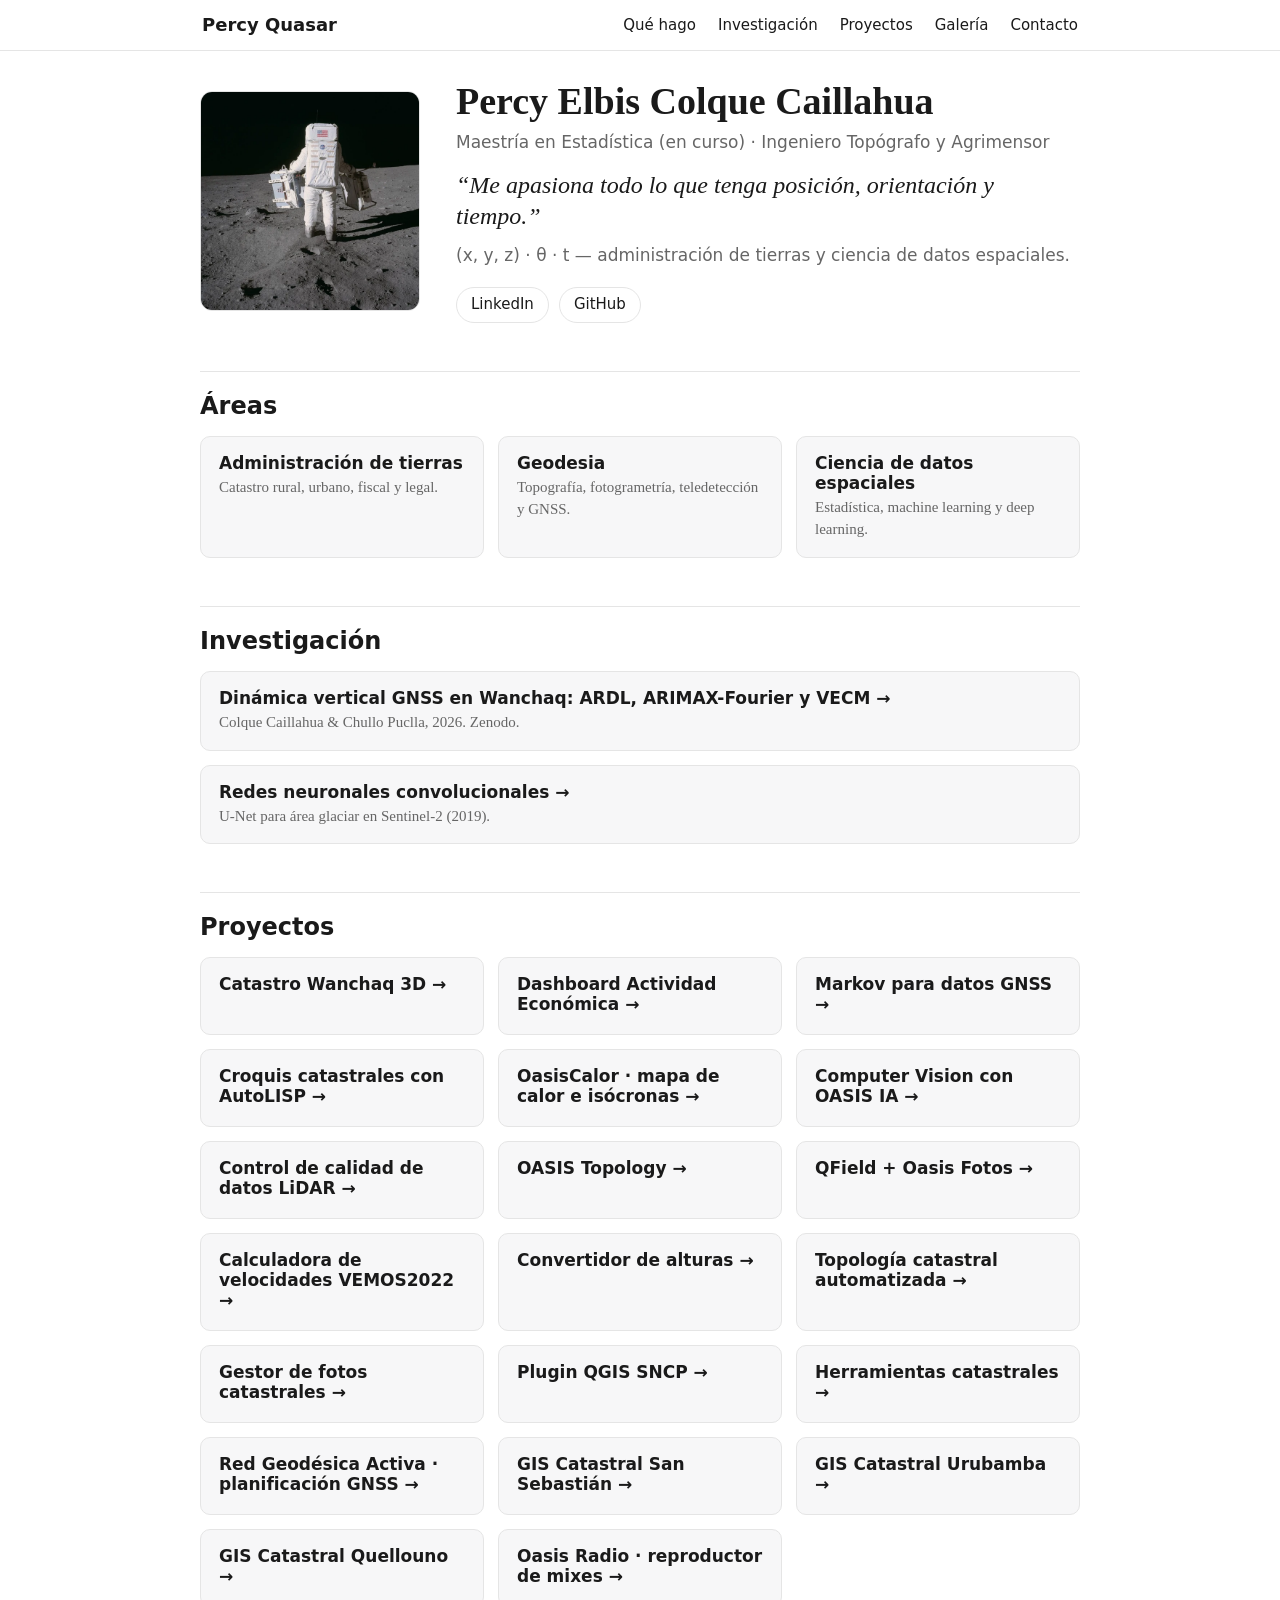
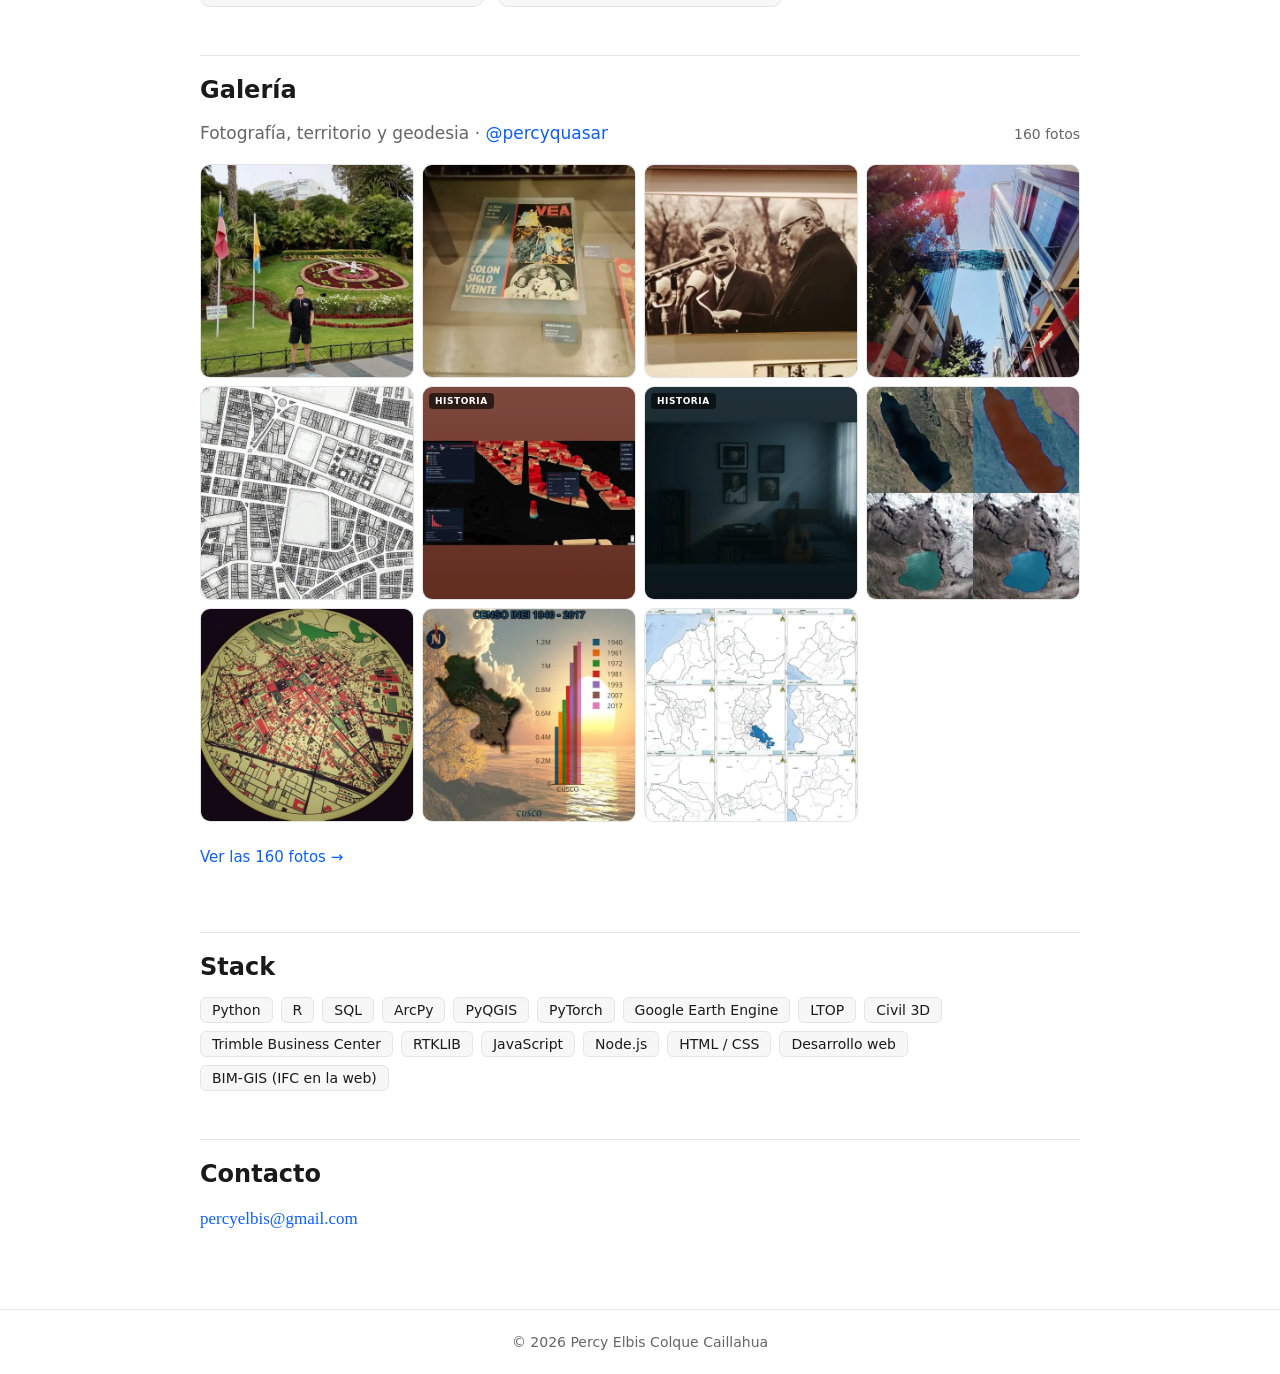
<file: index.html>
<!DOCTYPE html>
<html lang="es">
<head>
<meta charset="utf-8">
<meta name="viewport" content="width=device-width, initial-scale=1, viewport-fit=cover">
<title>Percy Elbis Colque Caillahua — Percy Quasar</title>
<meta name="description" content="Ingeniero Topógrafo y Agrimensor. Catastro, geodesia, geoestadística y software GIS. Galería de fotos de Instagram.">
<meta name="color-scheme" content="light dark">
<link rel="icon" href="assets/avatar.webp">
<link rel="stylesheet" href="assets/site.css">
</head>
<body>
<header><nav>
<b><a href="#top" style="color:inherit">Percy Quasar</a></b>
<div><a href="#hago">Qué hago</a><a href="#investigacion">Investigación</a><a href="#proyectos">Proyectos</a><a href="#galeria">Galería</a><a href="#contacto">Contacto</a></div>
</nav></header>

<main id="top">
<section class="hero">
<img class="avatar" src="assets/avatar.webp" alt="Percy Quasar" width="220" height="220" fetchpriority="high">
<div>
<h1>Percy Elbis Colque Caillahua</h1>
<p class="sub">Maestría en Estadística (en curso) · Ingeniero Topógrafo y Agrimensor</p>
<p class="phrase">“Me apasiona todo lo que tenga posición, orientación y tiempo.”</p>
<p class="sub" style="margin:0">(x, y, z) · θ · t — administración de tierras y ciencia de datos espaciales.</p>
<div class="links">
<a href="https://www.linkedin.com/in/percy-elbis-colque-caillahua" target="_blank" rel="noopener">LinkedIn</a>
<a href="https://github.com/percyelbis" target="_blank" rel="noopener">GitHub</a>
</div>
</div>
</section>

<h2 id="hago">Áreas</h2>
<div class="grid">
<div class="card"><h3>Administración de tierras</h3><p>Catastro rural, urbano, fiscal y legal.</p></div>
<div class="card"><h3>Geodesia</h3><p>Topografía, fotogrametría, teledetección y GNSS.</p></div>
<div class="card"><h3>Ciencia de datos espaciales</h3><p>Estadística, machine learning y deep learning.</p></div>
</div>

<h2 id="investigacion">Investigación</h2>
<a class="card" href="https://doi.org/10.5281/zenodo.20032630" target="_blank" rel="noopener"><h3>Dinámica vertical GNSS en Wanchaq: ARDL, ARIMAX-Fourier y VECM →</h3><p>Colque Caillahua &amp; Chullo Puclla, 2026. Zenodo.</p></a>
<div class="grid" style="margin-top:14px">
<a class="card" href="https://repositorioslatinoamericanos.uchile.cl/handle/2250/3279796" target="_blank" rel="noopener"><h3>Redes neuronales convolucionales →</h3><p>U-Net para área glaciar en Sentinel-2 (2019).</p></a>
</div>

<h2 id="proyectos">Proyectos</h2>
<div class="grid">
<a class="card" href="https://catastrowanchaq.github.io/modelocity3d" target="_blank" rel="noopener"><h3>Catastro Wanchaq 3D →</h3></a>
<a class="card" href="https://catastrowanchaq.github.io/modeloeconomico" target="_blank" rel="noopener"><h3>Dashboard Actividad Económica →</h3></a>
<a class="card" href="https://youtu.be/2Mx1fp9mm10" target="_blank" rel="noopener"><h3>Markov para datos GNSS →</h3></a>
<a class="card" href="https://youtu.be/pgZNIcdccBU" target="_blank" rel="noopener"><h3>Croquis catastrales con AutoLISP →</h3></a>
<a class="card" href="https://youtu.be/P87Uvf0idHo" target="_blank" rel="noopener"><h3>OasisCalor · mapa de calor e isócronas →</h3></a>
<a class="card" href="https://youtu.be/klgdmQDfeRk" target="_blank" rel="noopener"><h3>Computer Vision con OASIS IA →</h3></a>
<a class="card" href="https://www.youtube.com/watch?v=c1KM-blXCE0" target="_blank" rel="noopener"><h3>Control de calidad de datos LiDAR →</h3></a>
<a class="card" href="https://www.youtube.com/watch?v=Ky2Il4GZcIg" target="_blank" rel="noopener"><h3>OASIS Topology →</h3></a>
<a class="card" href="https://www.youtube.com/watch?v=lQH8Cq9Z72s" target="_blank" rel="noopener"><h3>QField + Oasis Fotos →</h3></a>
<a class="card" href="https://youtu.be/p32DeNpDcNg" target="_blank" rel="noopener"><h3>Calculadora de velocidades VEMOS2022 →</h3></a>
<a class="card" href="https://youtu.be/IZv0FxYn1VI" target="_blank" rel="noopener"><h3>Convertidor de alturas →</h3></a>
<a class="card" href="https://youtu.be/XTwPR2n5p9g" target="_blank" rel="noopener"><h3>Topología catastral automatizada →</h3></a>
<a class="card" href="https://youtu.be/g3y4RV1w_TM" target="_blank" rel="noopener"><h3>Gestor de fotos catastrales →</h3></a>
<a class="card" href="https://github.com/percyelbis/SNCP_LAYERS" target="_blank" rel="noopener"><h3>Plugin QGIS SNCP →</h3></a>
<a class="card" href="https://percyelbis.github.io/catastro_tools" target="_blank" rel="noopener"><h3>Herramientas catastrales →</h3></a>
<a class="card" href="https://percyelbis.github.io/gnss_planning" target="_blank" rel="noopener"><h3>Red Geodésica Activa · planificación GNSS →</h3></a>
<a class="card" href="https://catastrosansebastian.github.io" target="_blank" rel="noopener"><h3>GIS Catastral San Sebastián →</h3></a>
<a class="card" href="https://catastrourubamba.github.io" target="_blank" rel="noopener"><h3>GIS Catastral Urubamba →</h3></a>
<a class="card" href="https://catastroquellouno.github.io" target="_blank" rel="noopener"><h3>GIS Catastral Quellouno →</h3></a>
<a class="card" href="https://percyquasar.github.io/oasis/" target="_blank" rel="noopener"><h3>Oasis Radio · reproductor de mixes →</h3></a>
</div>

<h2 id="galeria">Galería</h2>
<div class="gallery-head">
<p class="sub" style="margin:0">Fotografía, territorio y geodesia · <a href="https://instagram.com/percyquasar" target="_blank" rel="noopener">@percyquasar</a></p>
<span class="gallery-count">160 fotos</span>
</div>
<div class="photo-grid compact">
<a class="shot " href="assets/gallery/full/18108779044647917.webp" data-full="assets/gallery/full/18108779044647917.webp" data-date="ene 08, 2026 9:54 am" data-caption=""><img src="assets/gallery/thumb/18108779044647917.webp" alt="Foto · ene 08, 2026 9:54 am" width="480" height="480" loading="lazy" decoding="async"></a>
<a class="shot " href="assets/gallery/full/18551753458008659.webp" data-full="assets/gallery/full/18551753458008659.webp" data-date="ene 07, 2026 5:49 am" data-caption=""><img src="assets/gallery/thumb/18551753458008659.webp" alt="Foto · ene 07, 2026 5:49 am" width="480" height="480" loading="lazy" decoding="async"></a>
<a class="shot " href="assets/gallery/full/18074397689377022.webp" data-full="assets/gallery/full/18074397689377022.webp" data-date="ene 07, 2026 5:49 am" data-caption=""><img src="assets/gallery/thumb/18074397689377022.webp" alt="Foto · ene 07, 2026 5:49 am" width="480" height="480" loading="lazy" decoding="async"></a>
<a class="shot " href="assets/gallery/full/18059685488649960.webp" data-full="assets/gallery/full/18059685488649960.webp" data-date="ene 07, 2026 5:49 am" data-caption=""><img src="assets/gallery/thumb/18059685488649960.webp" alt="Foto · ene 07, 2026 5:49 am" width="480" height="480" loading="lazy" decoding="async"></a>
<a class="shot " href="assets/gallery/full/17855030328585686.webp" data-full="assets/gallery/full/17855030328585686.webp" data-date="dic 13, 2025 6:55 am" data-caption="#cusco #wanchaq"><img src="assets/gallery/thumb/17855030328585686.webp" alt="#cusco #wanchaq" width="480" height="480" loading="lazy" decoding="async"></a>
<a class="shot story " href="assets/gallery/full/18056421713328471.webp" data-full="assets/gallery/full/18056421713328471.webp" data-date="dic 12, 2025 3:35 am" data-caption=""><img src="assets/gallery/thumb/18056421713328471.webp" alt="Foto · dic 12, 2025 3:35 am" width="480" height="480" loading="lazy" decoding="async"></a>
<a class="shot story " href="assets/gallery/full/18363641506081785.webp" data-full="assets/gallery/full/18363641506081785.webp" data-date="nov 04, 2025 3:17 pm" data-caption=""><img src="assets/gallery/thumb/18363641506081785.webp" alt="Foto · nov 04, 2025 3:17 pm" width="480" height="480" loading="lazy" decoding="async"></a>
<a class="shot " href="assets/gallery/full/18169676806302770.webp" data-full="assets/gallery/full/18169676806302770.webp" data-date="abr 16, 2023 2:25 pm" data-caption="Segmentación en imágenes satélitales

#meta #sam #deeplearning"><img src="assets/gallery/thumb/18169676806302770.webp" alt="Segmentación en imágenes satélitales" width="480" height="480" loading="lazy" decoding="async"></a>
<a class="shot " href="assets/gallery/full/18093078433308192.webp" data-full="assets/gallery/full/18093078433308192.webp" data-date="ene 12, 2023 7:28 pm" data-caption="Cusco, Perú
#cusco #peru #prettymaps #maps"><img src="assets/gallery/thumb/18093078433308192.webp" alt="Cusco, Perú" width="480" height="480" loading="lazy" decoding="async"></a>
<a class="shot " href="assets/gallery/full/17921017756646932.webp" data-full="assets/gallery/full/17921017756646932.webp" data-date="may 25, 2021 7:17 pm" data-caption="#maps #qgis"><img src="assets/gallery/thumb/17921017756646932.webp" alt="#maps #qgis" width="480" height="480" loading="lazy" decoding="async"></a>
<a class="shot " href="assets/gallery/full/17865543665175015.webp" data-full="assets/gallery/full/17865543665175015.webp" data-date="dic 09, 2020 5:53 pm" data-caption="Atlas  Perú Version 2
#atlas #qgis #departamentos #maps"><img src="assets/gallery/thumb/17865543665175015.webp" alt="Atlas  Perú Version 2" width="480" height="480" loading="lazy" decoding="async"></a>
</div>
<a class="more-link" href="galeria.html">Ver las 160 fotos →</a>

<h2>Stack</h2>
<div class="tags"><span>Python</span><span>R</span><span>SQL</span><span>ArcPy</span><span>PyQGIS</span><span>PyTorch</span><span>Google Earth Engine</span><span>LTOP</span><span>Civil 3D</span><span>Trimble Business Center</span><span>RTKLIB</span><span>JavaScript</span><span>Node.js</span><span>HTML / CSS</span><span>Desarrollo web</span><span>BIM-GIS (IFC en la web)</span></div>

<h2 id="contacto">Contacto</h2>
<p><a href="mailto:percyelbis@gmail.com">percyelbis@gmail.com</a></p>
</main>
<footer>© 2026 Percy Elbis Colque Caillahua</footer>

<div class="lightbox" id="lightbox" role="dialog" aria-modal="true" aria-label="Visor de fotos" aria-hidden="true">
  <span class="lb-counter" id="lb-counter"></span>
  <button class="lb-btn lb-close" id="lb-close" type="button" aria-label="Cerrar">×</button>
  <button class="lb-btn lb-prev" id="lb-prev" type="button" aria-label="Foto anterior">‹</button>
  <button class="lb-btn lb-next" id="lb-next" type="button" aria-label="Foto siguiente">›</button>
  <figure>
    <img id="lb-img" alt="">
    <figcaption><span class="lb-date" id="lb-date"></span><span class="lb-caption" id="lb-caption"></span></figcaption>
  </figure>
</div>

<script src="assets/gallery.js"></script>
</body>
</html>
</file>
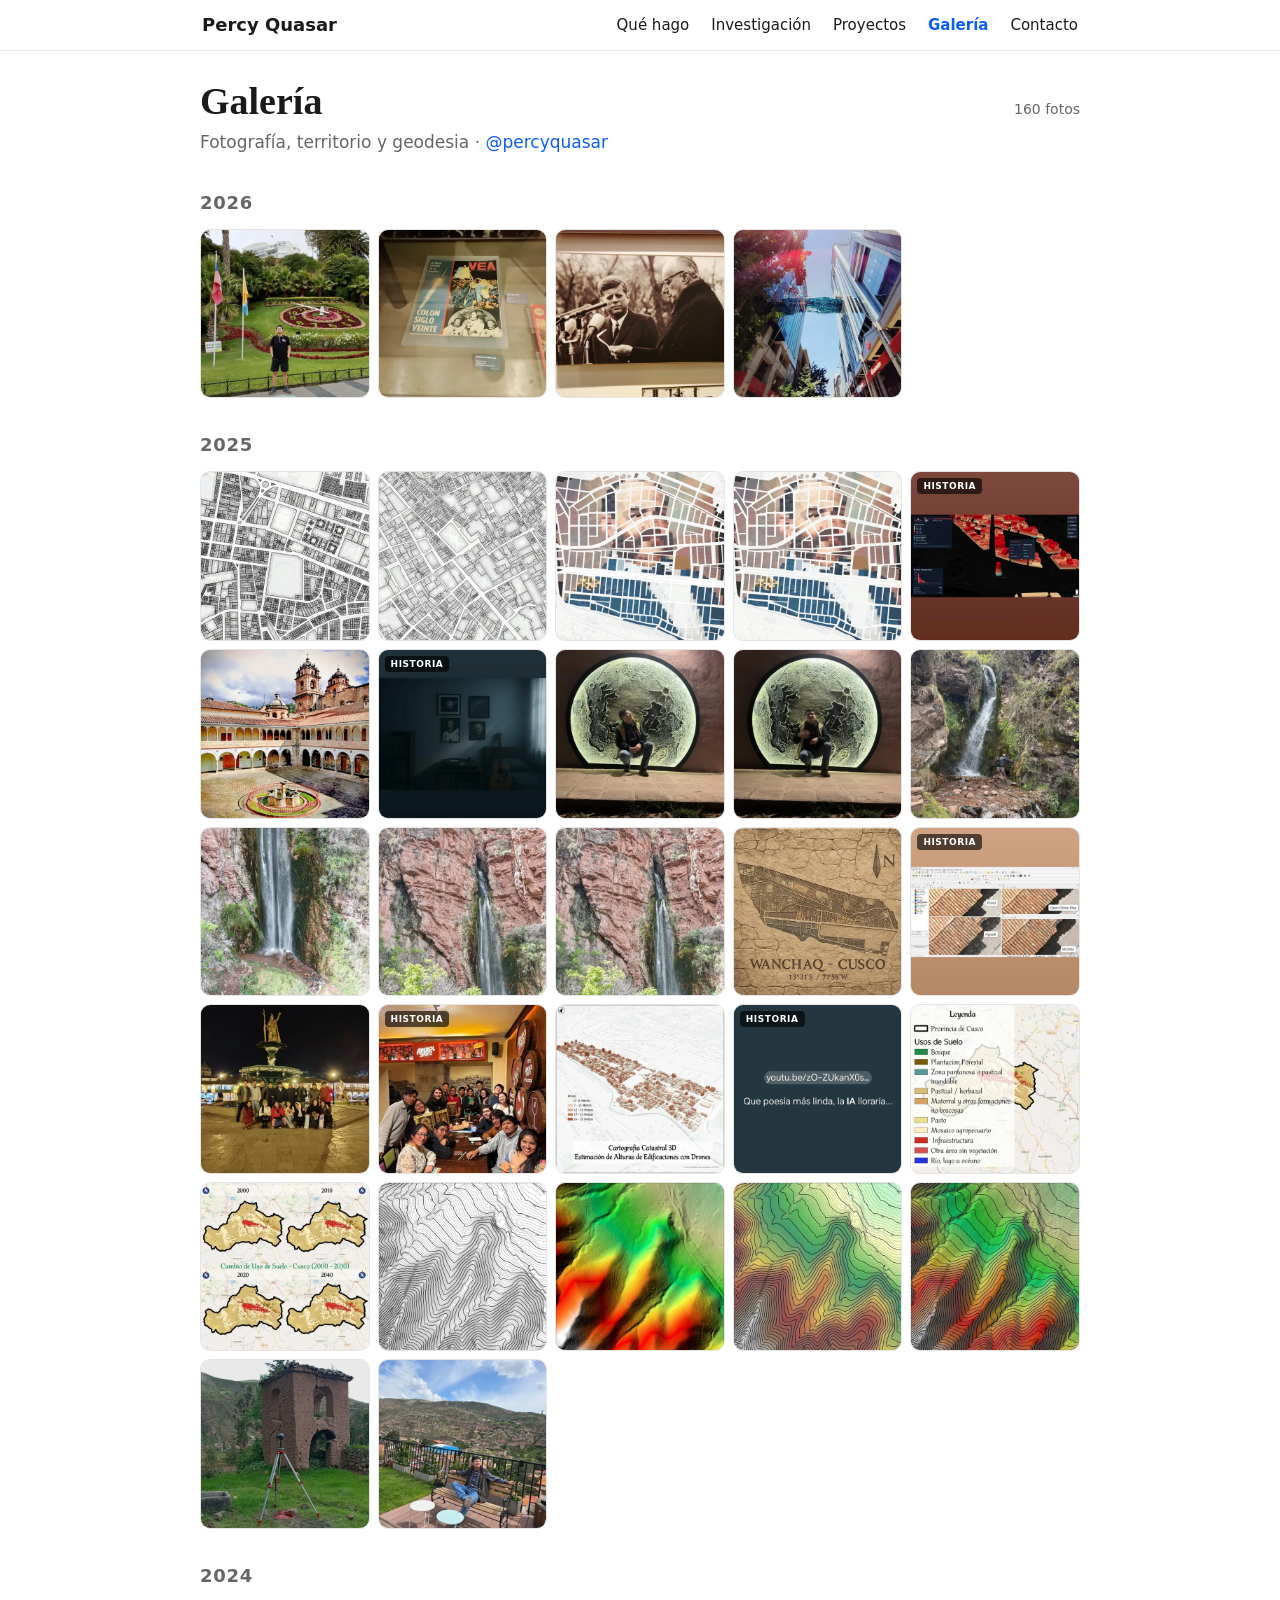
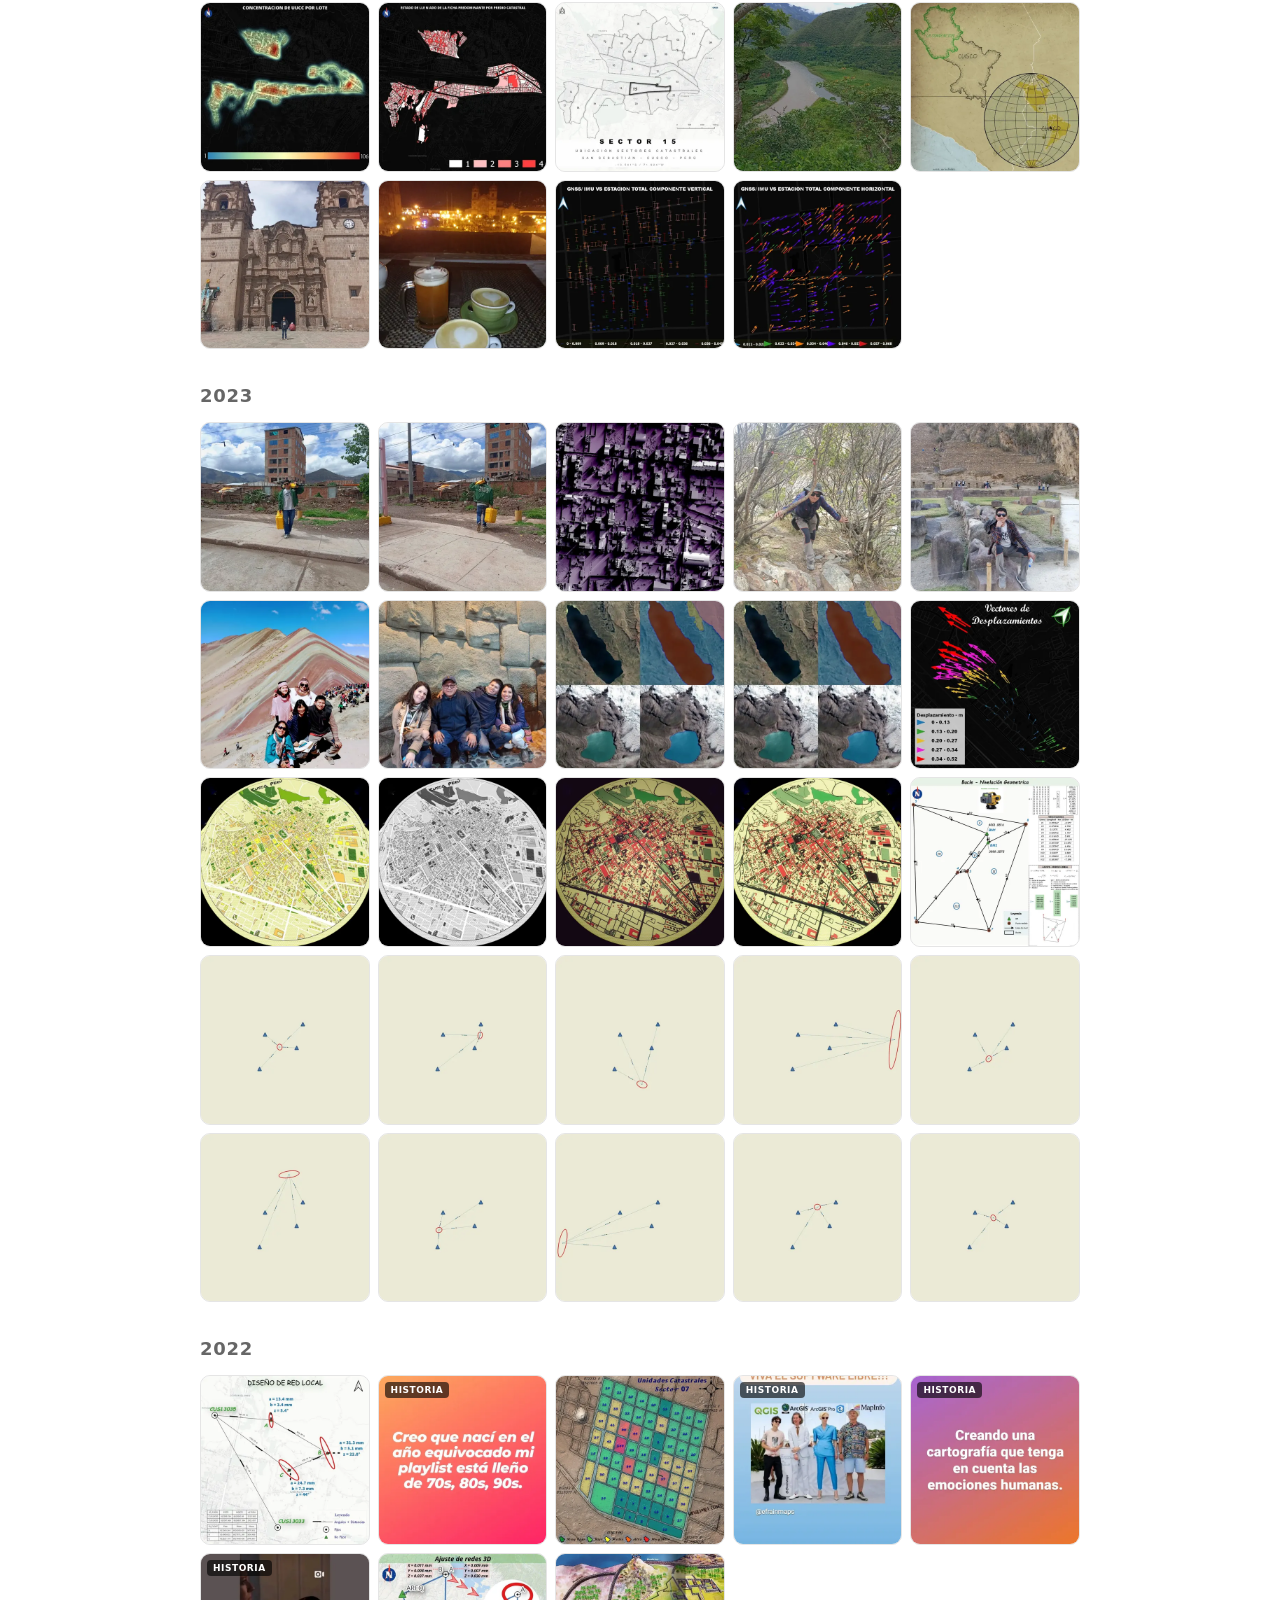
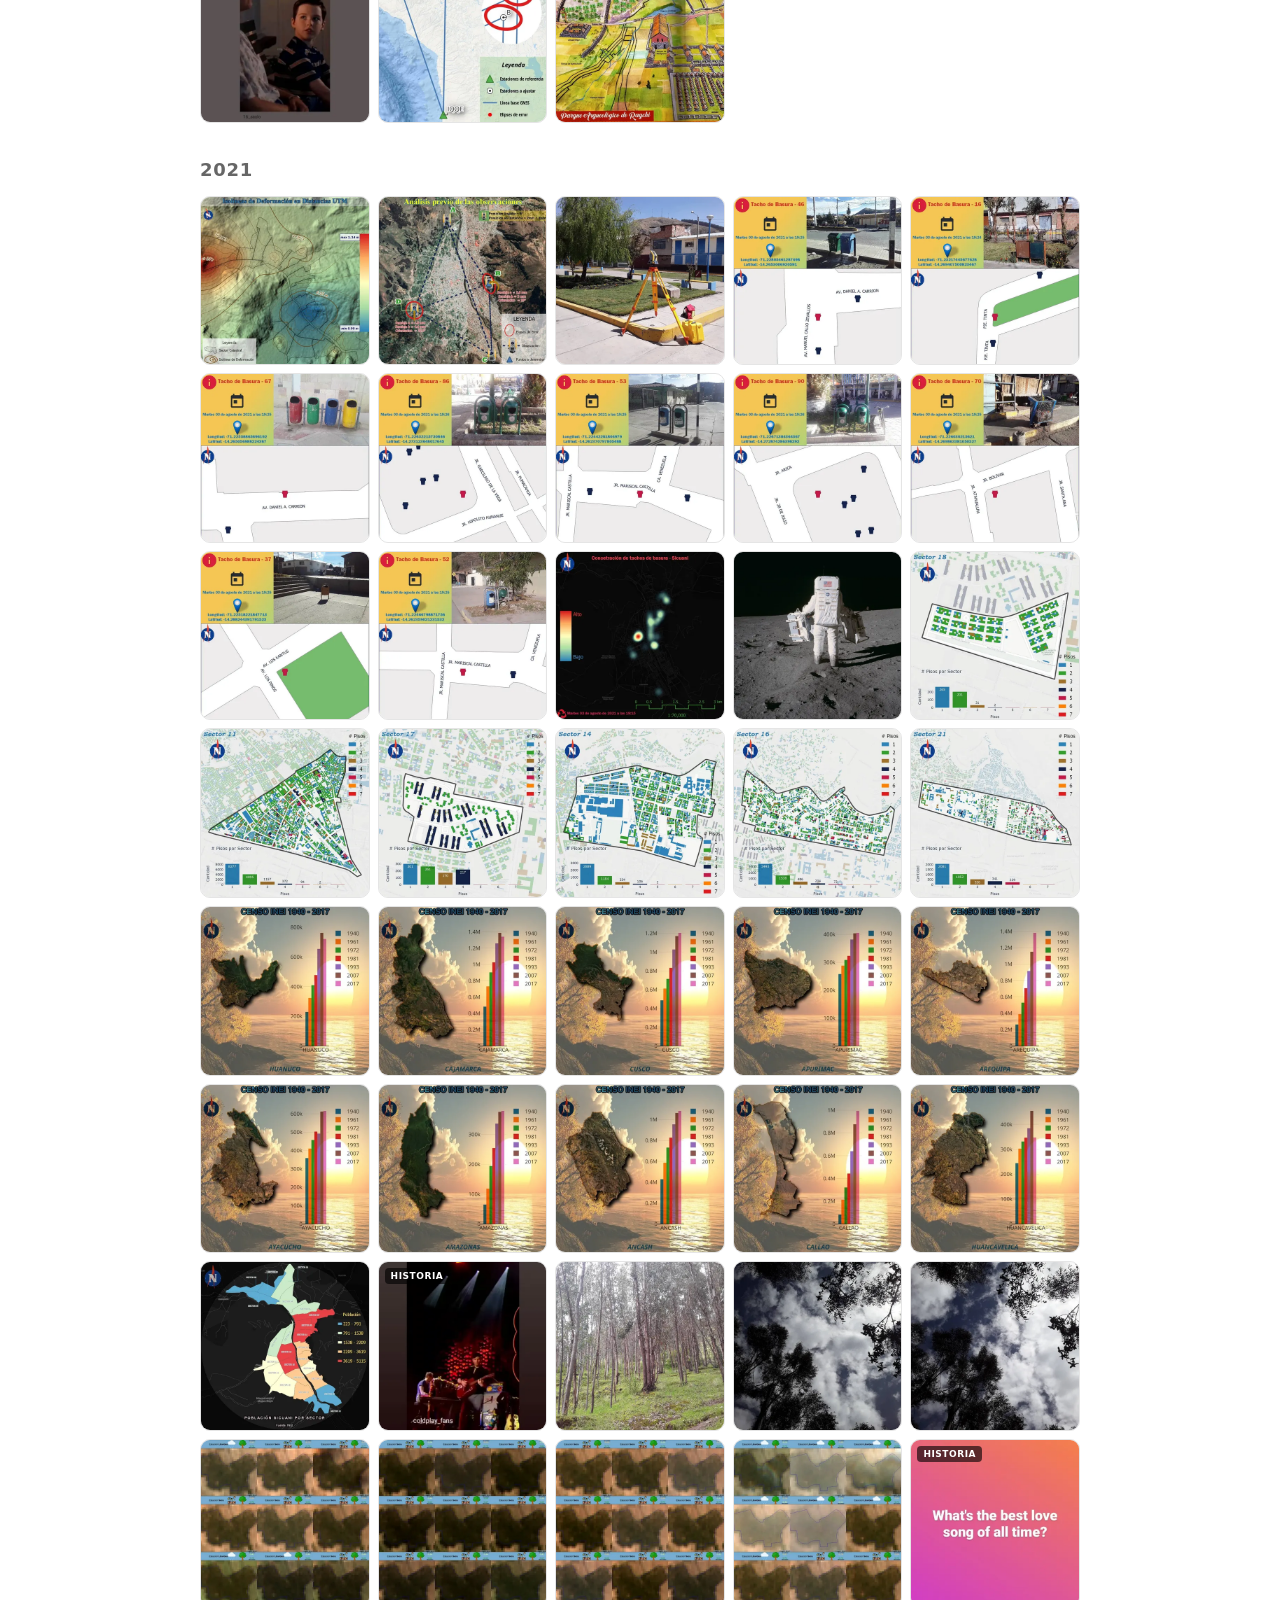
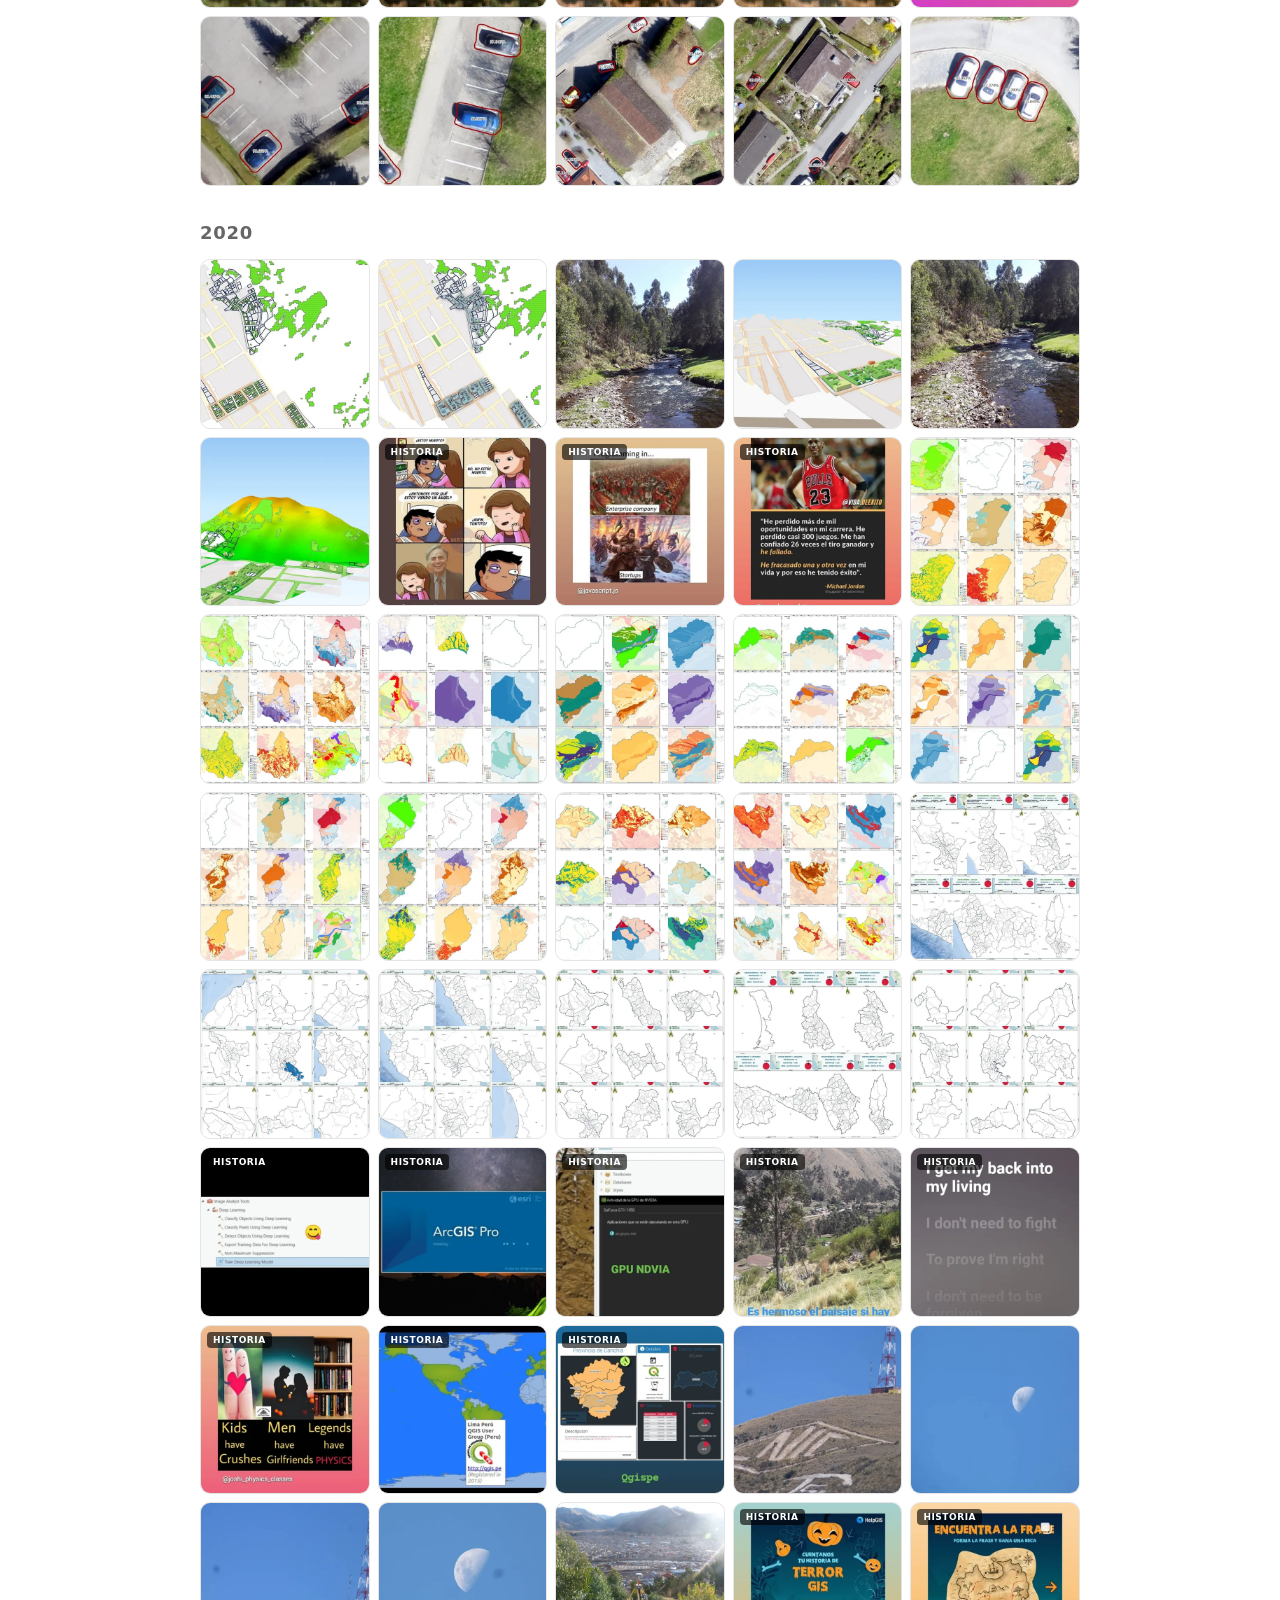
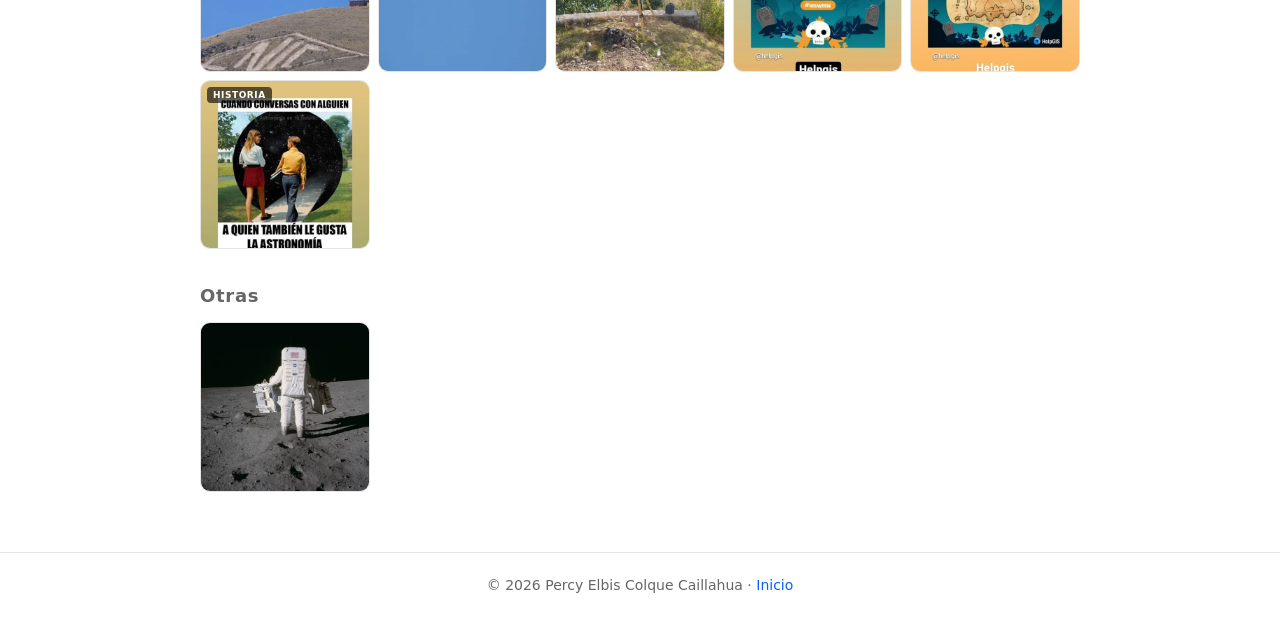
<file: galeria.html>
<!DOCTYPE html>
<html lang="es">
<head>
<meta charset="utf-8">
<meta name="viewport" content="width=device-width, initial-scale=1, viewport-fit=cover">
<title>Galería — Percy Quasar</title>
<meta name="description" content="Galería de fotos de Instagram de Percy Quasar: Cusco, territorio, geodesia y cartografía.">
<meta name="color-scheme" content="light dark">
<link rel="icon" href="assets/avatar.webp">
<link rel="stylesheet" href="assets/site.css">
</head>
<body>
<header><nav>
<b><a href="index.html" style="color:inherit">Percy Quasar</a></b>
<div><a href="index.html#hago">Qué hago</a><a href="index.html#investigacion">Investigación</a><a href="index.html#proyectos">Proyectos</a><a href="galeria.html" aria-current="page">Galería</a><a href="index.html#contacto">Contacto</a></div>
</nav></header>

<main id="top">
<div class="gallery-head">
<div>
<h1>Galería</h1>
<p class="sub">Fotografía, territorio y geodesia · <a href="https://instagram.com/percyquasar" target="_blank" rel="noopener">@percyquasar</a></p>
</div>
<span class="gallery-count">160 fotos</span>
</div>
<section class="year" aria-labelledby="y2026">
<h3 id="y2026">2026</h3>
<div class="photo-grid">
<a class="shot " href="assets/gallery/full/18108779044647917.webp" data-full="assets/gallery/full/18108779044647917.webp" data-date="ene 08, 2026 9:54 am" data-caption=""><img src="assets/gallery/thumb/18108779044647917.webp" alt="Foto · ene 08, 2026 9:54 am" width="480" height="480" loading="lazy" decoding="async"></a>
<a class="shot " href="assets/gallery/full/18551753458008659.webp" data-full="assets/gallery/full/18551753458008659.webp" data-date="ene 07, 2026 5:49 am" data-caption=""><img src="assets/gallery/thumb/18551753458008659.webp" alt="Foto · ene 07, 2026 5:49 am" width="480" height="480" loading="lazy" decoding="async"></a>
<a class="shot " href="assets/gallery/full/18074397689377022.webp" data-full="assets/gallery/full/18074397689377022.webp" data-date="ene 07, 2026 5:49 am" data-caption=""><img src="assets/gallery/thumb/18074397689377022.webp" alt="Foto · ene 07, 2026 5:49 am" width="480" height="480" loading="lazy" decoding="async"></a>
<a class="shot " href="assets/gallery/full/18059685488649960.webp" data-full="assets/gallery/full/18059685488649960.webp" data-date="ene 07, 2026 5:49 am" data-caption=""><img src="assets/gallery/thumb/18059685488649960.webp" alt="Foto · ene 07, 2026 5:49 am" width="480" height="480" loading="lazy" decoding="async"></a>
</div>
</section>
<section class="year" aria-labelledby="y2025">
<h3 id="y2025">2025</h3>
<div class="photo-grid">
<a class="shot " href="assets/gallery/full/17855030328585686.webp" data-full="assets/gallery/full/17855030328585686.webp" data-date="dic 13, 2025 6:55 am" data-caption="#cusco #wanchaq"><img src="assets/gallery/thumb/17855030328585686.webp" alt="#cusco #wanchaq" width="480" height="480" loading="lazy" decoding="async"></a>
<a class="shot " href="assets/gallery/full/18088231687996014.webp" data-full="assets/gallery/full/18088231687996014.webp" data-date="dic 13, 2025 6:55 am" data-caption="#cusco #wanchaq"><img src="assets/gallery/thumb/18088231687996014.webp" alt="#cusco #wanchaq" width="480" height="480" loading="lazy" decoding="async"></a>
<a class="shot " href="assets/gallery/full/17868960849498978.webp" data-full="assets/gallery/full/17868960849498978.webp" data-date="dic 13, 2025 6:56 am" data-caption="#wanchaq #cusco"><img src="assets/gallery/thumb/17868960849498978.webp" alt="#wanchaq #cusco" width="480" height="480" loading="lazy" decoding="async"></a>
<a class="shot " href="assets/gallery/full/18053410166363112.webp" data-full="assets/gallery/full/18053410166363112.webp" data-date="dic 13, 2025 6:56 am" data-caption="#wanchaq #cusco"><img src="assets/gallery/thumb/18053410166363112.webp" alt="#wanchaq #cusco" width="480" height="480" loading="lazy" decoding="async"></a>
<a class="shot story " href="assets/gallery/full/18056421713328471.webp" data-full="assets/gallery/full/18056421713328471.webp" data-date="dic 12, 2025 3:35 am" data-caption=""><img src="assets/gallery/thumb/18056421713328471.webp" alt="Foto · dic 12, 2025 3:35 am" width="480" height="480" loading="lazy" decoding="async"></a>
<a class="shot " href="assets/gallery/full/18084053417016251.webp" data-full="assets/gallery/full/18084053417016251.webp" data-date="nov 30, 2025 1:40 pm" data-caption="#cusco"><img src="assets/gallery/thumb/18084053417016251.webp" alt="#cusco" width="480" height="480" loading="lazy" decoding="async"></a>
<a class="shot story " href="assets/gallery/full/18363641506081785.webp" data-full="assets/gallery/full/18363641506081785.webp" data-date="nov 04, 2025 3:17 pm" data-caption=""><img src="assets/gallery/thumb/18363641506081785.webp" alt="Foto · nov 04, 2025 3:17 pm" width="480" height="480" loading="lazy" decoding="async"></a>
<a class="shot " href="assets/gallery/full/18057389999261739.webp" data-full="assets/gallery/full/18057389999261739.webp" data-date="oct 26, 2025 7:55 pm" data-caption=""><img src="assets/gallery/thumb/18057389999261739.webp" alt="Foto · oct 26, 2025 7:55 pm" width="480" height="480" loading="lazy" decoding="async"></a>
<a class="shot " href="assets/gallery/full/17955943094881036.webp" data-full="assets/gallery/full/17955943094881036.webp" data-date="oct 26, 2025 7:55 pm" data-caption=""><img src="assets/gallery/thumb/17955943094881036.webp" alt="Foto · oct 26, 2025 7:55 pm" width="480" height="480" loading="lazy" decoding="async"></a>
<a class="shot " href="assets/gallery/full/18348120562167892.webp" data-full="assets/gallery/full/18348120562167892.webp" data-date="oct 19, 2025 6:07 pm" data-caption="Nací para olvidar"><img src="assets/gallery/thumb/18348120562167892.webp" alt="Nací para olvidar" width="480" height="480" loading="lazy" decoding="async"></a>
<a class="shot " href="assets/gallery/full/18065014901581174.webp" data-full="assets/gallery/full/18065014901581174.webp" data-date="oct 19, 2025 7:11 am" data-caption="#cusco #urubamba #djı"><img src="assets/gallery/thumb/18065014901581174.webp" alt="#cusco #urubamba #djı" width="480" height="480" loading="lazy" decoding="async"></a>
<a class="shot " href="assets/gallery/full/18314935375168663.webp" data-full="assets/gallery/full/18314935375168663.webp" data-date="oct 19, 2025 7:11 am" data-caption="#cusco #urubamba #djı"><img src="assets/gallery/thumb/18314935375168663.webp" alt="#cusco #urubamba #djı" width="480" height="480" loading="lazy" decoding="async"></a>
<a class="shot " href="assets/gallery/full/18107072557590276.webp" data-full="assets/gallery/full/18107072557590276.webp" data-date="oct 19, 2025 7:11 am" data-caption="#cusco #urubamba #djı"><img src="assets/gallery/thumb/18107072557590276.webp" alt="#cusco #urubamba #djı" width="480" height="480" loading="lazy" decoding="async"></a>
<a class="shot " href="assets/gallery/full/17877533628307225.webp" data-full="assets/gallery/full/17877533628307225.webp" data-date="sep 28, 2025 11:29 am" data-caption="#wanchaq #cusco #catastro #gis"><img src="assets/gallery/thumb/17877533628307225.webp" alt="#wanchaq #cusco #catastro #gis" width="480" height="480" loading="lazy" decoding="async"></a>
<a class="shot story " href="assets/gallery/full/18057513140610477.webp" data-full="assets/gallery/full/18057513140610477.webp" data-date="sep 08, 2025 3:58 pm" data-caption=""><img src="assets/gallery/thumb/18057513140610477.webp" alt="Foto · sep 08, 2025 3:58 pm" width="480" height="480" loading="lazy" decoding="async"></a>
<a class="shot " href="assets/gallery/full/18089545903838624.webp" data-full="assets/gallery/full/18089545903838624.webp" data-date="sep 05, 2025 3:53 am" data-caption="#Cusco #Cuzco #catastro #GIS"><img src="assets/gallery/thumb/18089545903838624.webp" alt="#Cusco #Cuzco #catastro #GIS" width="480" height="480" loading="lazy" decoding="async"></a>
<a class="shot story " href="assets/gallery/full/17854715505522282.webp" data-full="assets/gallery/full/17854715505522282.webp" data-date="sep 04, 2025 6:51 pm" data-caption=""><img src="assets/gallery/thumb/17854715505522282.webp" alt="Foto · sep 04, 2025 6:51 pm" width="480" height="480" loading="lazy" decoding="async"></a>
<a class="shot " href="assets/gallery/full/18038339447436230.webp" data-full="assets/gallery/full/18038339447436230.webp" data-date="ago 17, 2025 7:44 pm" data-caption="#dsm #dtm #nube  #drones"><img src="assets/gallery/thumb/18038339447436230.webp" alt="#dsm #dtm #nube  #drones" width="480" height="480" loading="lazy" decoding="async"></a>
<a class="shot story " href="assets/gallery/full/18520667560038760.webp" data-full="assets/gallery/full/18520667560038760.webp" data-date="ago 04, 2025 5:25 pm" data-caption=""><img src="assets/gallery/thumb/18520667560038760.webp" alt="Foto · ago 04, 2025 5:25 pm" width="480" height="480" loading="lazy" decoding="async"></a>
<a class="shot " href="assets/gallery/full/18002620538733566.webp" data-full="assets/gallery/full/18002620538733566.webp" data-date="mar 08, 2025 7:50 am" data-caption="#qgis #mapbiomasperú #mapbiomas"><img src="assets/gallery/thumb/18002620538733566.webp" alt="#qgis #mapbiomasperú #mapbiomas" width="480" height="480" loading="lazy" decoding="async"></a>
<a class="shot " href="assets/gallery/full/17899816761137690.webp" data-full="assets/gallery/full/17899816761137690.webp" data-date="mar 08, 2025 7:50 am" data-caption="#qgis #mapbiomasperú #mapbiomas"><img src="assets/gallery/thumb/17899816761137690.webp" alt="#qgis #mapbiomasperú #mapbiomas" width="480" height="480" loading="lazy" decoding="async"></a>
<a class="shot " href="assets/gallery/full/18093630022549231.webp" data-full="assets/gallery/full/18093630022549231.webp" data-date="mar 07, 2025 8:31 am" data-caption="Si las curvas de nivel trazan el mundo, las tuyas dibujan mi destino. Eres mi datum, mi punto de control."><img src="assets/gallery/thumb/18093630022549231.webp" alt="Si las curvas de nivel trazan el mundo, las tuyas dibujan mi destino. Eres mi datum, mi punto de control." width="480" height="480" loading="lazy" decoding="async"></a>
<a class="shot " href="assets/gallery/full/17951513666930447.webp" data-full="assets/gallery/full/17951513666930447.webp" data-date="mar 07, 2025 8:31 am" data-caption="Si las curvas de nivel trazan el mundo, las tuyas dibujan mi destino. Eres mi datum, mi punto de control."><img src="assets/gallery/thumb/17951513666930447.webp" alt="Si las curvas de nivel trazan el mundo, las tuyas dibujan mi destino. Eres mi datum, mi punto de control." width="480" height="480" loading="lazy" decoding="async"></a>
<a class="shot " href="assets/gallery/full/18078221497654747.webp" data-full="assets/gallery/full/18078221497654747.webp" data-date="mar 07, 2025 8:31 am" data-caption="Si las curvas de nivel trazan el mundo, las tuyas dibujan mi destino. Eres mi datum, mi punto de control."><img src="assets/gallery/thumb/18078221497654747.webp" alt="Si las curvas de nivel trazan el mundo, las tuyas dibujan mi destino. Eres mi datum, mi punto de control." width="480" height="480" loading="lazy" decoding="async"></a>
<a class="shot " href="assets/gallery/full/17933167844990794.webp" data-full="assets/gallery/full/17933167844990794.webp" data-date="mar 07, 2025 8:31 am" data-caption="Si las curvas de nivel trazan el mundo, las tuyas dibujan mi destino. Eres mi datum, mi punto de control."><img src="assets/gallery/thumb/17933167844990794.webp" alt="Si las curvas de nivel trazan el mundo, las tuyas dibujan mi destino. Eres mi datum, mi punto de control." width="480" height="480" loading="lazy" decoding="async"></a>
<a class="shot " href="assets/gallery/full/17997193511716848.webp" data-full="assets/gallery/full/17997193511716848.webp" data-date="feb 22, 2025 10:48 am" data-caption="#emlidrs3 #geodesy #gnss"><img src="assets/gallery/thumb/17997193511716848.webp" alt="#emlidrs3 #geodesy #gnss" width="480" height="480" loading="lazy" decoding="async"></a>
<a class="shot " href="assets/gallery/full/18126293185401996.webp" data-full="assets/gallery/full/18126293185401996.webp" data-date="ene 13, 2025 11:29 am" data-caption=":v"><img src="assets/gallery/thumb/18126293185401996.webp" alt=":v" width="480" height="480" loading="lazy" decoding="async"></a>
</div>
</section>
<section class="year" aria-labelledby="y2024">
<h3 id="y2024">2024</h3>
<div class="photo-grid">
<a class="shot " href="assets/gallery/full/18053522947967391.webp" data-full="assets/gallery/full/18053522947967391.webp" data-date="dic 22, 2024 7:49 pm" data-caption="#qgis #maps"><img src="assets/gallery/thumb/18053522947967391.webp" alt="#qgis #maps" width="480" height="480" loading="lazy" decoding="async"></a>
<a class="shot " href="assets/gallery/full/18065555416829788.webp" data-full="assets/gallery/full/18065555416829788.webp" data-date="dic 22, 2024 7:49 pm" data-caption="#qgis #maps"><img src="assets/gallery/thumb/18065555416829788.webp" alt="#qgis #maps" width="480" height="480" loading="lazy" decoding="async"></a>
<a class="shot " href="assets/gallery/full/18064009030740876.webp" data-full="assets/gallery/full/18064009030740876.webp" data-date="oct 27, 2024 3:42 pm" data-caption="#qgis #maps"><img src="assets/gallery/thumb/18064009030740876.webp" alt="#qgis #maps" width="480" height="480" loading="lazy" decoding="async"></a>
<a class="shot " href="assets/gallery/full/18002354420377915.webp" data-full="assets/gallery/full/18002354420377915.webp" data-date="feb 11, 2024 9:48 am" data-caption="#laconvención #nature"><img src="assets/gallery/thumb/18002354420377915.webp" alt="#laconvención #nature" width="480" height="480" loading="lazy" decoding="async"></a>
<a class="shot " href="assets/gallery/full/18295213126159383.webp" data-full="assets/gallery/full/18295213126159383.webp" data-date="feb 05, 2024 5:53 pm" data-caption="#qgis #gis #arte #cartografía"><img src="assets/gallery/thumb/18295213126159383.webp" alt="#qgis #gis #arte #cartografía" width="480" height="480" loading="lazy" decoding="async"></a>
<a class="shot " href="assets/gallery/full/18024799975758343.webp" data-full="assets/gallery/full/18024799975758343.webp" data-date="ene 19, 2024 6:40 am" data-caption="Puno - Capital Folklórica del Perú"><img src="assets/gallery/thumb/18024799975758343.webp" alt="Puno - Capital Folklórica del Perú" width="480" height="480" loading="lazy" decoding="async"></a>
<a class="shot " href="assets/gallery/full/18053626873530099.webp" data-full="assets/gallery/full/18053626873530099.webp" data-date="ene 14, 2024 4:09 pm" data-caption=""><img src="assets/gallery/thumb/18053626873530099.webp" alt="Foto · ene 14, 2024 4:09 pm" width="480" height="480" loading="lazy" decoding="async"></a>
<a class="shot " href="assets/gallery/full/18408496699002984.webp" data-full="assets/gallery/full/18408496699002984.webp" data-date="ene 08, 2024 2:54 pm" data-caption="GNSS/IMU capaz de alcanzar presiciones al decímetro en ambientes urbanos
#catastro #qgis #gnss #imu"><img src="assets/gallery/thumb/18408496699002984.webp" alt="GNSS/IMU capaz de alcanzar presiciones al decímetro en ambientes urbanos" width="480" height="480" loading="lazy" decoding="async"></a>
<a class="shot " href="assets/gallery/full/17865484443062239.webp" data-full="assets/gallery/full/17865484443062239.webp" data-date="ene 08, 2024 2:54 pm" data-caption="GNSS/IMU capaz de alcanzar presiciones al decímetro en ambientes urbanos
#catastro #qgis #gnss #imu"><img src="assets/gallery/thumb/17865484443062239.webp" alt="GNSS/IMU capaz de alcanzar presiciones al decímetro en ambientes urbanos" width="480" height="480" loading="lazy" decoding="async"></a>
</div>
</section>
<section class="year" aria-labelledby="y2023">
<h3 id="y2023">2023</h3>
<div class="photo-grid">
<a class="shot " href="assets/gallery/full/17895790637863604.webp" data-full="assets/gallery/full/17895790637863604.webp" data-date="dic 15, 2023 5:16 pm" data-caption="Trimble r12i #trimblegeospatial"><img src="assets/gallery/thumb/17895790637863604.webp" alt="Trimble r12i #trimblegeospatial" width="480" height="480" loading="lazy" decoding="async"></a>
<a class="shot " href="assets/gallery/full/18008692001127275.webp" data-full="assets/gallery/full/18008692001127275.webp" data-date="dic 15, 2023 5:16 pm" data-caption="Trimble r12i #trimblegeospatial"><img src="assets/gallery/thumb/18008692001127275.webp" alt="Trimble r12i #trimblegeospatial" width="480" height="480" loading="lazy" decoding="async"></a>
<a class="shot " href="assets/gallery/full/18287916637194529.webp" data-full="assets/gallery/full/18287916637194529.webp" data-date="nov 30, 2023 1:52 pm" data-caption="#qgis"><img src="assets/gallery/thumb/18287916637194529.webp" alt="#qgis" width="480" height="480" loading="lazy" decoding="async"></a>
<a class="shot " href="assets/gallery/full/18083786938388264.webp" data-full="assets/gallery/full/18083786938388264.webp" data-date="oct 08, 2023 2:29 pm" data-caption="Buscando las esferas del dragón"><img src="assets/gallery/thumb/18083786938388264.webp" alt="Buscando las esferas del dragón" width="480" height="480" loading="lazy" decoding="async"></a>
<a class="shot " href="assets/gallery/full/18002060698952268.webp" data-full="assets/gallery/full/18002060698952268.webp" data-date="ago 12, 2023 3:48 pm" data-caption=":)"><img src="assets/gallery/thumb/18002060698952268.webp" alt=":)" width="480" height="480" loading="lazy" decoding="async"></a>
<a class="shot " href="assets/gallery/full/17975688362519402.webp" data-full="assets/gallery/full/17975688362519402.webp" data-date="jul 23, 2023 5:35 pm" data-caption="Con las Cracks de Cracks del Catastro"><img src="assets/gallery/thumb/17975688362519402.webp" alt="Con las Cracks de Cracks del Catastro" width="480" height="480" loading="lazy" decoding="async"></a>
<a class="shot " href="assets/gallery/full/17906468246735210.webp" data-full="assets/gallery/full/17906468246735210.webp" data-date="jul 22, 2023 7:43 pm" data-caption="Los Capo de Capos"><img src="assets/gallery/thumb/17906468246735210.webp" alt="Los Capo de Capos" width="480" height="480" loading="lazy" decoding="async"></a>
<a class="shot " href="assets/gallery/full/18169676806302770.webp" data-full="assets/gallery/full/18169676806302770.webp" data-date="abr 16, 2023 2:25 pm" data-caption="Segmentación en imágenes satélitales

#meta #sam #deeplearning"><img src="assets/gallery/thumb/18169676806302770.webp" alt="Segmentación en imágenes satélitales" width="480" height="480" loading="lazy" decoding="async"></a>
<a class="shot " href="assets/gallery/full/17988095143944038.webp" data-full="assets/gallery/full/17988095143944038.webp" data-date="abr 16, 2023 2:34 pm" data-caption="Segmentación de imágenes satélitales.

#meta #deeplearning #sam"><img src="assets/gallery/thumb/17988095143944038.webp" alt="Segmentación de imágenes satélitales." width="480" height="480" loading="lazy" decoding="async"></a>
<a class="shot " href="assets/gallery/full/17966423852162849.webp" data-full="assets/gallery/full/17966423852162849.webp" data-date="abr 08, 2023 8:49 am" data-caption="Vectores de desplazamiento #qgis #gis #maps #agrimensura #utm #geodesia #surveylife"><img src="assets/gallery/thumb/17966423852162849.webp" alt="Vectores de desplazamiento #qgis #gis #maps #agrimensura #utm #geodesia #surveylife" width="480" height="480" loading="lazy" decoding="async"></a>
<a class="shot " href="assets/gallery/full/17948712236313467.webp" data-full="assets/gallery/full/17948712236313467.webp" data-date="ene 12, 2023 7:28 pm" data-caption="Cusco, Perú
#cusco #peru #prettymaps #maps"><img src="assets/gallery/thumb/17948712236313467.webp" alt="Cusco, Perú" width="480" height="480" loading="lazy" decoding="async"></a>
<a class="shot " href="assets/gallery/full/17958917771252663.webp" data-full="assets/gallery/full/17958917771252663.webp" data-date="ene 12, 2023 7:28 pm" data-caption="Cusco, Perú
#cusco #peru #prettymaps #maps"><img src="assets/gallery/thumb/17958917771252663.webp" alt="Cusco, Perú" width="480" height="480" loading="lazy" decoding="async"></a>
<a class="shot " href="assets/gallery/full/18093078433308192.webp" data-full="assets/gallery/full/18093078433308192.webp" data-date="ene 12, 2023 7:28 pm" data-caption="Cusco, Perú
#cusco #peru #prettymaps #maps"><img src="assets/gallery/thumb/18093078433308192.webp" alt="Cusco, Perú" width="480" height="480" loading="lazy" decoding="async"></a>
<a class="shot " href="assets/gallery/full/18189608500245282.webp" data-full="assets/gallery/full/18189608500245282.webp" data-date="ene 12, 2023 7:28 pm" data-caption="Cusco, Perú
#cusco #peru #prettymaps #maps"><img src="assets/gallery/thumb/18189608500245282.webp" alt="Cusco, Perú" width="480" height="480" loading="lazy" decoding="async"></a>
<a class="shot " href="assets/gallery/full/18020597509474520.webp" data-full="assets/gallery/full/18020597509474520.webp" data-date="ene 12, 2023 7:08 pm" data-caption="Las matrices son gráfica y las gráficas son matrices. #minimoscuadrados #algebralineal #surveylife #geodesy #topografia #python #nivelacióngeométrica
#leastsquares #networkadjustment #geomatics"><img src="assets/gallery/thumb/18020597509474520.webp" alt="Las matrices son gráfica y las gráficas son matrices. #minimoscuadrados #algebralineal #surveylife #geodesy #topografia " width="480" height="480" loading="lazy" decoding="async"></a>
<a class="shot " href="assets/gallery/full/17963392862290554.webp" data-full="assets/gallery/full/17963392862290554.webp" data-date="ene 04, 2023 12:47 pm" data-caption="https://youtu.be/2S5FWR64bbU
#geodesy #surveylife #trisección #estacionlibre #simulación"><img src="assets/gallery/thumb/17963392862290554.webp" alt="https://youtu.be/2S5FWR64bbU" width="480" height="480" loading="lazy" decoding="async"></a>
<a class="shot " href="assets/gallery/full/18340712398059769.webp" data-full="assets/gallery/full/18340712398059769.webp" data-date="ene 04, 2023 12:47 pm" data-caption="https://youtu.be/2S5FWR64bbU
#geodesy #surveylife #trisección #estacionlibre #simulación"><img src="assets/gallery/thumb/18340712398059769.webp" alt="https://youtu.be/2S5FWR64bbU" width="480" height="480" loading="lazy" decoding="async"></a>
<a class="shot " href="assets/gallery/full/17984138980793921.webp" data-full="assets/gallery/full/17984138980793921.webp" data-date="ene 04, 2023 12:47 pm" data-caption="https://youtu.be/2S5FWR64bbU
#geodesy #surveylife #trisección #estacionlibre #simulación"><img src="assets/gallery/thumb/17984138980793921.webp" alt="https://youtu.be/2S5FWR64bbU" width="480" height="480" loading="lazy" decoding="async"></a>
<a class="shot " href="assets/gallery/full/18010918063508084.webp" data-full="assets/gallery/full/18010918063508084.webp" data-date="ene 04, 2023 12:47 pm" data-caption="https://youtu.be/2S5FWR64bbU
#geodesy #surveylife #trisección #estacionlibre #simulación"><img src="assets/gallery/thumb/18010918063508084.webp" alt="https://youtu.be/2S5FWR64bbU" width="480" height="480" loading="lazy" decoding="async"></a>
<a class="shot " href="assets/gallery/full/17957680478115976.webp" data-full="assets/gallery/full/17957680478115976.webp" data-date="ene 04, 2023 12:47 pm" data-caption="https://youtu.be/2S5FWR64bbU
#geodesy #surveylife #trisección #estacionlibre #simulación"><img src="assets/gallery/thumb/17957680478115976.webp" alt="https://youtu.be/2S5FWR64bbU" width="480" height="480" loading="lazy" decoding="async"></a>
<a class="shot " href="assets/gallery/full/17964159752159598.webp" data-full="assets/gallery/full/17964159752159598.webp" data-date="ene 04, 2023 12:47 pm" data-caption="https://youtu.be/2S5FWR64bbU
#geodesy #surveylife #trisección #estacionlibre #simulación"><img src="assets/gallery/thumb/17964159752159598.webp" alt="https://youtu.be/2S5FWR64bbU" width="480" height="480" loading="lazy" decoding="async"></a>
<a class="shot " href="assets/gallery/full/17971637153004341.webp" data-full="assets/gallery/full/17971637153004341.webp" data-date="ene 04, 2023 12:47 pm" data-caption="https://youtu.be/2S5FWR64bbU
#geodesy #surveylife #trisección #estacionlibre #simulación"><img src="assets/gallery/thumb/17971637153004341.webp" alt="https://youtu.be/2S5FWR64bbU" width="480" height="480" loading="lazy" decoding="async"></a>
<a class="shot " href="assets/gallery/full/18264356029116786.webp" data-full="assets/gallery/full/18264356029116786.webp" data-date="ene 04, 2023 12:47 pm" data-caption="https://youtu.be/2S5FWR64bbU
#geodesy #surveylife #trisección #estacionlibre #simulación"><img src="assets/gallery/thumb/18264356029116786.webp" alt="https://youtu.be/2S5FWR64bbU" width="480" height="480" loading="lazy" decoding="async"></a>
<a class="shot " href="assets/gallery/full/18006976849543684.webp" data-full="assets/gallery/full/18006976849543684.webp" data-date="ene 04, 2023 12:47 pm" data-caption="https://youtu.be/2S5FWR64bbU
#geodesy #surveylife #trisección #estacionlibre #simulación"><img src="assets/gallery/thumb/18006976849543684.webp" alt="https://youtu.be/2S5FWR64bbU" width="480" height="480" loading="lazy" decoding="async"></a>
<a class="shot " href="assets/gallery/full/17948129558289312.webp" data-full="assets/gallery/full/17948129558289312.webp" data-date="ene 04, 2023 12:47 pm" data-caption="https://youtu.be/2S5FWR64bbU
#geodesy #surveylife #trisección #estacionlibre #simulación"><img src="assets/gallery/thumb/17948129558289312.webp" alt="https://youtu.be/2S5FWR64bbU" width="480" height="480" loading="lazy" decoding="async"></a>
</div>
</section>
<section class="year" aria-labelledby="y2022">
<h3 id="y2022">2022</h3>
<div class="photo-grid">
<a class="shot " href="assets/gallery/full/17983739725744221.webp" data-full="assets/gallery/full/17983739725744221.webp" data-date="dic 13, 2022 3:15 pm" data-caption="Poligonal Cerrada #surveylife #ltop #poligonalcerrada #minimoscuadrados"><img src="assets/gallery/thumb/17983739725744221.webp" alt="Poligonal Cerrada #surveylife #ltop #poligonalcerrada #minimoscuadrados" width="480" height="480" loading="lazy" decoding="async"></a>
<a class="shot story " href="assets/gallery/full/18317580079051228.webp" data-full="assets/gallery/full/18317580079051228.webp" data-date="oct 01, 2022 6:10 pm" data-caption="Creo que nací en el año equivocado mi playlist está lleño de 70s, 80s, 90s."><img src="assets/gallery/thumb/18317580079051228.webp" alt="Creo que nací en el año equivocado mi playlist está lleño de 70s, 80s, 90s." width="480" height="480" loading="lazy" decoding="async"></a>
<a class="shot " href="assets/gallery/full/17952419123115041.webp" data-full="assets/gallery/full/17952419123115041.webp" data-date="sep 13, 2022 5:03 pm" data-caption="Cartografía que toma en cuenta las emociones humanas.
#catastro
#arte
#cusco
#urubamba
#30daymapchallengelatam
#cartografía
#maps
#cartography"><img src="assets/gallery/thumb/17952419123115041.webp" alt="Cartografía que toma en cuenta las emociones humanas." width="480" height="480" loading="lazy" decoding="async"></a>
<a class="shot story " href="assets/gallery/full/17962299994684561.webp" data-full="assets/gallery/full/17962299994684561.webp" data-date="jul 02, 2022 10:08 am" data-caption="Viva el software libre!!!"><img src="assets/gallery/thumb/17962299994684561.webp" alt="Viva el software libre!!!" width="480" height="480" loading="lazy" decoding="async"></a>
<a class="shot story " href="assets/gallery/full/17957624173857235.webp" data-full="assets/gallery/full/17957624173857235.webp" data-date="jun 28, 2022 6:41 pm" data-caption="Creando una cartografía que tenga en cuenta las emociones humanas."><img src="assets/gallery/thumb/17957624173857235.webp" alt="Creando una cartografía que tenga en cuenta las emociones humanas." width="480" height="480" loading="lazy" decoding="async"></a>
<a class="shot story " href="assets/gallery/full/17939224328056370.webp" data-full="assets/gallery/full/17939224328056370.webp" data-date="jun 26, 2022 2:52 pm" data-caption=""><img src="assets/gallery/thumb/17939224328056370.webp" alt="Foto · jun 26, 2022 2:52 pm" width="480" height="480" loading="lazy" decoding="async"></a>
<a class="shot " href="assets/gallery/full/18051710602309009.webp" data-full="assets/gallery/full/18051710602309009.webp" data-date="feb 27, 2022 2:46 pm" data-caption="Ajuste 3D
#gnss #sirgas #igs #geodesy #espacio #tiempo #maps  #mínimoscuadrados  #redesgeodésicas #surveying"><img src="assets/gallery/thumb/18051710602309009.webp" alt="Ajuste 3D" width="480" height="480" loading="lazy" decoding="async"></a>
<a class="shot " href="assets/gallery/full/17875800977564484.webp" data-full="assets/gallery/full/17875800977564484.webp" data-date="ene 09, 2022 1:29 pm" data-caption="Parque Arqueológico de Raqchi.
#raqchi #raqchiperu #sicuani #cuscoperu #cusco #maps #territorio #geografia #geography"><img src="assets/gallery/thumb/17875800977564484.webp" alt="Parque Arqueológico de Raqchi." width="480" height="480" loading="lazy" decoding="async"></a>
</div>
</section>
<section class="year" aria-labelledby="y2021">
<h3 id="y2021">2021</h3>
<div class="photo-grid">
<a class="shot " href="assets/gallery/full/17936606296741244.webp" data-full="assets/gallery/full/17936606296741244.webp" data-date="nov 15, 2021 9:25 am" data-caption="Anamorfosis en coordenadas UTM #utm #mapas #maps #qgis #qgis3 #anamorfosis #geodesy #geodesy #geodesyengineering #geodesylife #surveying"><img src="assets/gallery/thumb/17936606296741244.webp" alt="Anamorfosis en coordenadas UTM #utm #mapas #maps #qgis #qgis3 #anamorfosis #geodesy #geodesy #geodesyengineering #geodes" width="480" height="480" loading="lazy" decoding="async"></a>
<a class="shot " href="assets/gallery/full/17921738200981494.webp" data-full="assets/gallery/full/17921738200981494.webp" data-date="nov 06, 2021 7:42 pm" data-caption="Redes de Control. #errorpropagation #networkdising #surveying #errorellipses #minimoscuadrados #leastsquares #sig #maps #geodesy #geomaticsengineering #geomatics #topografia #catastro"><img src="assets/gallery/thumb/17921738200981494.webp" alt="Redes de Control. #errorpropagation #networkdising #surveying #errorellipses #minimoscuadrados #leastsquares #sig #maps " width="480" height="480" loading="lazy" decoding="async"></a>
<a class="shot " href="assets/gallery/full/17925180805769365.webp" data-full="assets/gallery/full/17925180805769365.webp" data-date="sep 03, 2021 6:10 pm" data-caption="#sicuani #trimble #surveying #trimbleaccess"><img src="assets/gallery/thumb/17925180805769365.webp" alt="#sicuani #trimble #surveying #trimbleaccess" width="480" height="480" loading="lazy" decoding="async"></a>
<a class="shot " href="assets/gallery/full/17860971797593295.webp" data-full="assets/gallery/full/17860971797593295.webp" data-date="ago 03, 2021 4:44 pm" data-caption="#tachosdebasura #gis #cartografia #maps #sicuani"><img src="assets/gallery/thumb/17860971797593295.webp" alt="#tachosdebasura #gis #cartografia #maps #sicuani" width="480" height="480" loading="lazy" decoding="async"></a>
<a class="shot " href="assets/gallery/full/18243144913058341.webp" data-full="assets/gallery/full/18243144913058341.webp" data-date="ago 03, 2021 4:44 pm" data-caption="#tachosdebasura #gis #cartografia #maps #sicuani"><img src="assets/gallery/thumb/18243144913058341.webp" alt="#tachosdebasura #gis #cartografia #maps #sicuani" width="480" height="480" loading="lazy" decoding="async"></a>
<a class="shot " href="assets/gallery/full/17893139423164786.webp" data-full="assets/gallery/full/17893139423164786.webp" data-date="ago 03, 2021 4:44 pm" data-caption="#tachosdebasura #gis #cartografia #maps #sicuani"><img src="assets/gallery/thumb/17893139423164786.webp" alt="#tachosdebasura #gis #cartografia #maps #sicuani" width="480" height="480" loading="lazy" decoding="async"></a>
<a class="shot " href="assets/gallery/full/17882877956433029.webp" data-full="assets/gallery/full/17882877956433029.webp" data-date="ago 03, 2021 4:44 pm" data-caption="#tachosdebasura #gis #cartografia #maps #sicuani"><img src="assets/gallery/thumb/17882877956433029.webp" alt="#tachosdebasura #gis #cartografia #maps #sicuani" width="480" height="480" loading="lazy" decoding="async"></a>
<a class="shot " href="assets/gallery/full/17913217747917820.webp" data-full="assets/gallery/full/17913217747917820.webp" data-date="ago 03, 2021 4:44 pm" data-caption="#tachosdebasura #gis #cartografia #maps #sicuani"><img src="assets/gallery/thumb/17913217747917820.webp" alt="#tachosdebasura #gis #cartografia #maps #sicuani" width="480" height="480" loading="lazy" decoding="async"></a>
<a class="shot " href="assets/gallery/full/17902669331019428.webp" data-full="assets/gallery/full/17902669331019428.webp" data-date="ago 03, 2021 4:44 pm" data-caption="#tachosdebasura #gis #cartografia #maps #sicuani"><img src="assets/gallery/thumb/17902669331019428.webp" alt="#tachosdebasura #gis #cartografia #maps #sicuani" width="480" height="480" loading="lazy" decoding="async"></a>
<a class="shot " href="assets/gallery/full/18096612109267638.webp" data-full="assets/gallery/full/18096612109267638.webp" data-date="ago 03, 2021 4:44 pm" data-caption="#tachosdebasura #gis #cartografia #maps #sicuani"><img src="assets/gallery/thumb/18096612109267638.webp" alt="#tachosdebasura #gis #cartografia #maps #sicuani" width="480" height="480" loading="lazy" decoding="async"></a>
<a class="shot " href="assets/gallery/full/17905244066063283.webp" data-full="assets/gallery/full/17905244066063283.webp" data-date="ago 03, 2021 4:44 pm" data-caption="#tachosdebasura #gis #cartografia #maps #sicuani"><img src="assets/gallery/thumb/17905244066063283.webp" alt="#tachosdebasura #gis #cartografia #maps #sicuani" width="480" height="480" loading="lazy" decoding="async"></a>
<a class="shot " href="assets/gallery/full/17884673765462411.webp" data-full="assets/gallery/full/17884673765462411.webp" data-date="ago 03, 2021 4:44 pm" data-caption="#tachosdebasura #gis #cartografia #maps #sicuani"><img src="assets/gallery/thumb/17884673765462411.webp" alt="#tachosdebasura #gis #cartografia #maps #sicuani" width="480" height="480" loading="lazy" decoding="async"></a>
<a class="shot " href="assets/gallery/full/17846561720633060.webp" data-full="assets/gallery/full/17846561720633060.webp" data-date="ago 03, 2021 4:18 pm" data-caption="“Una ciudad limpia no es la que más se barre, sino la que menos se ensucia” #qis #maps #mapas #cartografia #sicuani"><img src="assets/gallery/thumb/17846561720633060.webp" alt="“Una ciudad limpia no es la que más se barre, sino la que menos se ensucia” #qis #maps #mapas #cartografia #sicuani" width="480" height="480" loading="lazy" decoding="async"></a>
<a class="shot " href="assets/gallery/full/17893779638187895.webp" data-full="assets/gallery/full/17893779638187895.webp" data-date="jun 29, 2021 11:48 am" data-caption=""><img src="assets/gallery/thumb/17893779638187895.webp" alt="Foto · jun 29, 2021 11:48 am" width="480" height="480" loading="lazy" decoding="async"></a>
<a class="shot " href="assets/gallery/full/18233105851061199.webp" data-full="assets/gallery/full/18233105851061199.webp" data-date="may 30, 2021 6:19 pm" data-caption="Catastro Cusco  #catastro #qgis #plotly #maps #construccion #gis #sig"><img src="assets/gallery/thumb/18233105851061199.webp" alt="Catastro Cusco  #catastro #qgis #plotly #maps #construccion #gis #sig" width="480" height="480" loading="lazy" decoding="async"></a>
<a class="shot " href="assets/gallery/full/17888384723114783.webp" data-full="assets/gallery/full/17888384723114783.webp" data-date="may 30, 2021 6:19 pm" data-caption="Catastro Cusco  #catastro #qgis #plotly #maps #construccion #gis #sig"><img src="assets/gallery/thumb/17888384723114783.webp" alt="Catastro Cusco  #catastro #qgis #plotly #maps #construccion #gis #sig" width="480" height="480" loading="lazy" decoding="async"></a>
<a class="shot " href="assets/gallery/full/18158572711152675.webp" data-full="assets/gallery/full/18158572711152675.webp" data-date="may 30, 2021 6:19 pm" data-caption="Catastro Cusco  #catastro #qgis #plotly #maps #construccion #gis #sig"><img src="assets/gallery/thumb/18158572711152675.webp" alt="Catastro Cusco  #catastro #qgis #plotly #maps #construccion #gis #sig" width="480" height="480" loading="lazy" decoding="async"></a>
<a class="shot " href="assets/gallery/full/17876844344380707.webp" data-full="assets/gallery/full/17876844344380707.webp" data-date="may 30, 2021 6:19 pm" data-caption="Catastro Cusco  #catastro #qgis #plotly #maps #construccion #gis #sig"><img src="assets/gallery/thumb/17876844344380707.webp" alt="Catastro Cusco  #catastro #qgis #plotly #maps #construccion #gis #sig" width="480" height="480" loading="lazy" decoding="async"></a>
<a class="shot " href="assets/gallery/full/18166191406134891.webp" data-full="assets/gallery/full/18166191406134891.webp" data-date="may 30, 2021 6:19 pm" data-caption="Catastro Cusco  #catastro #qgis #plotly #maps #construccion #gis #sig"><img src="assets/gallery/thumb/18166191406134891.webp" alt="Catastro Cusco  #catastro #qgis #plotly #maps #construccion #gis #sig" width="480" height="480" loading="lazy" decoding="async"></a>
<a class="shot " href="assets/gallery/full/17907267049817685.webp" data-full="assets/gallery/full/17907267049817685.webp" data-date="may 30, 2021 6:19 pm" data-caption="Catastro Cusco  #catastro #qgis #plotly #maps #construccion #gis #sig"><img src="assets/gallery/thumb/17907267049817685.webp" alt="Catastro Cusco  #catastro #qgis #plotly #maps #construccion #gis #sig" width="480" height="480" loading="lazy" decoding="async"></a>
<a class="shot " href="assets/gallery/full/18215223262071601.webp" data-full="assets/gallery/full/18215223262071601.webp" data-date="may 25, 2021 7:17 pm" data-caption="#maps #qgis"><img src="assets/gallery/thumb/18215223262071601.webp" alt="#maps #qgis" width="480" height="480" loading="lazy" decoding="async"></a>
<a class="shot " href="assets/gallery/full/17851428458553147.webp" data-full="assets/gallery/full/17851428458553147.webp" data-date="may 25, 2021 7:17 pm" data-caption="#maps #qgis"><img src="assets/gallery/thumb/17851428458553147.webp" alt="#maps #qgis" width="480" height="480" loading="lazy" decoding="async"></a>
<a class="shot " href="assets/gallery/full/17921017756646932.webp" data-full="assets/gallery/full/17921017756646932.webp" data-date="may 25, 2021 7:17 pm" data-caption="#maps #qgis"><img src="assets/gallery/thumb/17921017756646932.webp" alt="#maps #qgis" width="480" height="480" loading="lazy" decoding="async"></a>
<a class="shot " href="assets/gallery/full/18174301282142723.webp" data-full="assets/gallery/full/18174301282142723.webp" data-date="may 25, 2021 7:17 pm" data-caption="#maps #qgis"><img src="assets/gallery/thumb/18174301282142723.webp" alt="#maps #qgis" width="480" height="480" loading="lazy" decoding="async"></a>
<a class="shot " href="assets/gallery/full/17889343568098155.webp" data-full="assets/gallery/full/17889343568098155.webp" data-date="may 25, 2021 7:17 pm" data-caption="#maps #qgis"><img src="assets/gallery/thumb/17889343568098155.webp" alt="#maps #qgis" width="480" height="480" loading="lazy" decoding="async"></a>
<a class="shot " href="assets/gallery/full/17947223635448189.webp" data-full="assets/gallery/full/17947223635448189.webp" data-date="may 25, 2021 7:17 pm" data-caption="#maps #qgis"><img src="assets/gallery/thumb/17947223635448189.webp" alt="#maps #qgis" width="480" height="480" loading="lazy" decoding="async"></a>
<a class="shot " href="assets/gallery/full/17903999299863751.webp" data-full="assets/gallery/full/17903999299863751.webp" data-date="may 25, 2021 7:17 pm" data-caption="#maps #qgis"><img src="assets/gallery/thumb/17903999299863751.webp" alt="#maps #qgis" width="480" height="480" loading="lazy" decoding="async"></a>
<a class="shot " href="assets/gallery/full/17867000225512949.webp" data-full="assets/gallery/full/17867000225512949.webp" data-date="may 25, 2021 7:17 pm" data-caption="#maps #qgis"><img src="assets/gallery/thumb/17867000225512949.webp" alt="#maps #qgis" width="480" height="480" loading="lazy" decoding="async"></a>
<a class="shot " href="assets/gallery/full/17980546405372241.webp" data-full="assets/gallery/full/17980546405372241.webp" data-date="may 25, 2021 7:17 pm" data-caption="#maps #qgis"><img src="assets/gallery/thumb/17980546405372241.webp" alt="#maps #qgis" width="480" height="480" loading="lazy" decoding="async"></a>
<a class="shot " href="assets/gallery/full/18230703799015700.webp" data-full="assets/gallery/full/18230703799015700.webp" data-date="may 25, 2021 7:17 pm" data-caption="#maps #qgis"><img src="assets/gallery/thumb/18230703799015700.webp" alt="#maps #qgis" width="480" height="480" loading="lazy" decoding="async"></a>
<a class="shot " href="assets/gallery/full/17895561406996156.webp" data-full="assets/gallery/full/17895561406996156.webp" data-date="may 25, 2021 2:15 pm" data-caption="#sicuani #maps #catastro #qgis #gis"><img src="assets/gallery/thumb/17895561406996156.webp" alt="#sicuani #maps #catastro #qgis #gis" width="480" height="480" loading="lazy" decoding="async"></a>
<a class="shot story " href="assets/gallery/full/17907287473781825.webp" data-full="assets/gallery/full/17907287473781825.webp" data-date="may 16, 2021 3:22 pm" data-caption=""><img src="assets/gallery/thumb/17907287473781825.webp" alt="Foto · may 16, 2021 3:22 pm" width="480" height="480" loading="lazy" decoding="async"></a>
<a class="shot " href="assets/gallery/full/17849848811514707.webp" data-full="assets/gallery/full/17849848811514707.webp" data-date="mar 22, 2021 6:39 am" data-caption="#sky #trees #nature #naturaleza"><img src="assets/gallery/thumb/17849848811514707.webp" alt="#sky #trees #nature #naturaleza" width="480" height="480" loading="lazy" decoding="async"></a>
<a class="shot " href="assets/gallery/full/17874621638232710.webp" data-full="assets/gallery/full/17874621638232710.webp" data-date="mar 22, 2021 6:39 am" data-caption="#sky #trees #nature #naturaleza"><img src="assets/gallery/thumb/17874621638232710.webp" alt="#sky #trees #nature #naturaleza" width="480" height="480" loading="lazy" decoding="async"></a>
<a class="shot " href="assets/gallery/full/17881415705175383.webp" data-full="assets/gallery/full/17881415705175383.webp" data-date="mar 22, 2021 6:39 am" data-caption="#sky #trees #nature #naturaleza"><img src="assets/gallery/thumb/17881415705175383.webp" alt="#sky #trees #nature #naturaleza" width="480" height="480" loading="lazy" decoding="async"></a>
<a class="shot " href="assets/gallery/full/17998791319310584.webp" data-full="assets/gallery/full/17998791319310584.webp" data-date="feb 24, 2021 1:38 pm" data-caption="Maps =&gt; Python

#gee #pyqgis #sentinel2 #python"><img src="assets/gallery/thumb/17998791319310584.webp" alt="Maps =&gt; Python" width="480" height="480" loading="lazy" decoding="async"></a>
<a class="shot " href="assets/gallery/full/17886521974982567.webp" data-full="assets/gallery/full/17886521974982567.webp" data-date="feb 24, 2021 1:38 pm" data-caption="Maps =&gt; Python

#gee #pyqgis #sentinel2 #python"><img src="assets/gallery/thumb/17886521974982567.webp" alt="Maps =&gt; Python" width="480" height="480" loading="lazy" decoding="async"></a>
<a class="shot " href="assets/gallery/full/17950496365417494.webp" data-full="assets/gallery/full/17950496365417494.webp" data-date="feb 24, 2021 1:38 pm" data-caption="Maps =&gt; Python

#gee #pyqgis #sentinel2 #python"><img src="assets/gallery/thumb/17950496365417494.webp" alt="Maps =&gt; Python" width="480" height="480" loading="lazy" decoding="async"></a>
<a class="shot " href="assets/gallery/full/17896520665821543.webp" data-full="assets/gallery/full/17896520665821543.webp" data-date="feb 24, 2021 1:38 pm" data-caption="Maps =&gt; Python

#gee #pyqgis #sentinel2 #python"><img src="assets/gallery/thumb/17896520665821543.webp" alt="Maps =&gt; Python" width="480" height="480" loading="lazy" decoding="async"></a>
<a class="shot story " href="assets/gallery/full/17875793693190096.webp" data-full="assets/gallery/full/17875793693190096.webp" data-date="feb 14, 2021 3:11 pm" data-caption="What&#x27;s the best love song of all time?"><img src="assets/gallery/thumb/17875793693190096.webp" alt="What&#x27;s the best love song of all time?" width="480" height="480" loading="lazy" decoding="async"></a>
<a class="shot " href="assets/gallery/full/17975501485341009.webp" data-full="assets/gallery/full/17975501485341009.webp" data-date="ene 29, 2021 7:53 am" data-caption="Object Detection in image of drone.
example car detection from UAV imagery with R-CNN
#convolutionalneuralnetwork
#deeplearning #drone #arcgispro"><img src="assets/gallery/thumb/17975501485341009.webp" alt="Object Detection in image of drone." width="480" height="480" loading="lazy" decoding="async"></a>
<a class="shot " href="assets/gallery/full/17874321980181796.webp" data-full="assets/gallery/full/17874321980181796.webp" data-date="ene 29, 2021 7:53 am" data-caption="Object Detection in image of drone.
example car detection from UAV imagery with R-CNN
#convolutionalneuralnetwork
#deeplearning #drone #arcgispro"><img src="assets/gallery/thumb/17874321980181796.webp" alt="Object Detection in image of drone." width="480" height="480" loading="lazy" decoding="async"></a>
<a class="shot " href="assets/gallery/full/17912817448605174.webp" data-full="assets/gallery/full/17912817448605174.webp" data-date="ene 29, 2021 7:53 am" data-caption="Object Detection in image of drone.
example car detection from UAV imagery with R-CNN
#convolutionalneuralnetwork
#deeplearning #drone #arcgispro"><img src="assets/gallery/thumb/17912817448605174.webp" alt="Object Detection in image of drone." width="480" height="480" loading="lazy" decoding="async"></a>
<a class="shot " href="assets/gallery/full/17866149674290918.webp" data-full="assets/gallery/full/17866149674290918.webp" data-date="ene 29, 2021 7:53 am" data-caption="Object Detection in image of drone.
example car detection from UAV imagery with R-CNN
#convolutionalneuralnetwork
#deeplearning #drone #arcgispro"><img src="assets/gallery/thumb/17866149674290918.webp" alt="Object Detection in image of drone." width="480" height="480" loading="lazy" decoding="async"></a>
<a class="shot " href="assets/gallery/full/17876161331171811.webp" data-full="assets/gallery/full/17876161331171811.webp" data-date="ene 29, 2021 7:53 am" data-caption="Object Detection in image of drone.
example car detection from UAV imagery with R-CNN
#convolutionalneuralnetwork
#deeplearning #drone #arcgispro"><img src="assets/gallery/thumb/17876161331171811.webp" alt="Object Detection in image of drone." width="480" height="480" loading="lazy" decoding="async"></a>
</div>
</section>
<section class="year" aria-labelledby="y2020">
<h3 id="y2020">2020</h3>
<div class="photo-grid">
<a class="shot " href="assets/gallery/full/17866409807161743.webp" data-full="assets/gallery/full/17866409807161743.webp" data-date="dic 16, 2020 10:54 am" data-caption="Catastro 3D ...
#catastro #3d #qgis #gis #sicuani #barriorosaspata"><img src="assets/gallery/thumb/17866409807161743.webp" alt="Catastro 3D ..." width="480" height="480" loading="lazy" decoding="async"></a>
<a class="shot " href="assets/gallery/full/17902869379625264.webp" data-full="assets/gallery/full/17902869379625264.webp" data-date="dic 16, 2020 10:54 am" data-caption="Catastro 3D ...
#catastro #3d #qgis #gis #sicuani #barriorosaspata"><img src="assets/gallery/thumb/17902869379625264.webp" alt="Catastro 3D ..." width="480" height="480" loading="lazy" decoding="async"></a>
<a class="shot " href="assets/gallery/full/17882939134931676.webp" data-full="assets/gallery/full/17882939134931676.webp" data-date="dic 16, 2020 10:58 am" data-caption="Rio Hercca
#sicuani #river #cusco"><img src="assets/gallery/thumb/17882939134931676.webp" alt="Rio Hercca" width="480" height="480" loading="lazy" decoding="async"></a>
<a class="shot " href="assets/gallery/full/17897614726689923.webp" data-full="assets/gallery/full/17897614726689923.webp" data-date="dic 16, 2020 10:54 am" data-caption="Catastro 3D ...
#catastro #3d #qgis #gis #sicuani #barriorosaspata"><img src="assets/gallery/thumb/17897614726689923.webp" alt="Catastro 3D ..." width="480" height="480" loading="lazy" decoding="async"></a>
<a class="shot " href="assets/gallery/full/18083529241230523.webp" data-full="assets/gallery/full/18083529241230523.webp" data-date="dic 16, 2020 10:58 am" data-caption="Rio Hercca
#sicuani #river #cusco"><img src="assets/gallery/thumb/18083529241230523.webp" alt="Rio Hercca" width="480" height="480" loading="lazy" decoding="async"></a>
<a class="shot " href="assets/gallery/full/17940310528424575.webp" data-full="assets/gallery/full/17940310528424575.webp" data-date="dic 16, 2020 10:54 am" data-caption="Catastro 3D ...
#catastro #3d #qgis #gis #sicuani #barriorosaspata"><img src="assets/gallery/thumb/17940310528424575.webp" alt="Catastro 3D ..." width="480" height="480" loading="lazy" decoding="async"></a>
<a class="shot story " href="assets/gallery/full/17865463001178463.webp" data-full="assets/gallery/full/17865463001178463.webp" data-date="dic 16, 2020 10:48 am" data-caption=""><img src="assets/gallery/thumb/17865463001178463.webp" alt="Foto · dic 16, 2020 10:48 am" width="480" height="480" loading="lazy" decoding="async"></a>
<a class="shot story " href="assets/gallery/full/17853553931354055.webp" data-full="assets/gallery/full/17853553931354055.webp" data-date="dic 16, 2020 10:46 am" data-caption=""><img src="assets/gallery/thumb/17853553931354055.webp" alt="Foto · dic 16, 2020 10:46 am" width="480" height="480" loading="lazy" decoding="async"></a>
<a class="shot story " href="assets/gallery/full/17843768843498295.webp" data-full="assets/gallery/full/17843768843498295.webp" data-date="dic 16, 2020 11:02 am" data-caption=""><img src="assets/gallery/thumb/17843768843498295.webp" alt="Foto · dic 16, 2020 11:02 am" width="480" height="480" loading="lazy" decoding="async"></a>
<a class="shot " href="assets/gallery/full/17902377622620780.webp" data-full="assets/gallery/full/17902377622620780.webp" data-date="dic 10, 2020 11:07 am" data-caption="Mapas
#qgis #atlas #mapastematicos ##quispicanchis"><img src="assets/gallery/thumb/17902377622620780.webp" alt="Mapas" width="480" height="480" loading="lazy" decoding="async"></a>
<a class="shot " href="assets/gallery/full/17848654070448839.webp" data-full="assets/gallery/full/17848654070448839.webp" data-date="dic 10, 2020 11:07 am" data-caption="Mapas
#qgis #atlas #mapastematicos ##quispicanchis"><img src="assets/gallery/thumb/17848654070448839.webp" alt="Mapas" width="480" height="480" loading="lazy" decoding="async"></a>
<a class="shot " href="assets/gallery/full/17875459895034863.webp" data-full="assets/gallery/full/17875459895034863.webp" data-date="dic 10, 2020 11:07 am" data-caption="Mapas
#qgis #atlas #mapastematicos ##quispicanchis"><img src="assets/gallery/thumb/17875459895034863.webp" alt="Mapas" width="480" height="480" loading="lazy" decoding="async"></a>
<a class="shot " href="assets/gallery/full/17899857340631703.webp" data-full="assets/gallery/full/17899857340631703.webp" data-date="dic 10, 2020 11:07 am" data-caption="Mapas
#qgis #atlas #mapastematicos ##quispicanchis"><img src="assets/gallery/thumb/17899857340631703.webp" alt="Mapas" width="480" height="480" loading="lazy" decoding="async"></a>
<a class="shot " href="assets/gallery/full/17864497484224503.webp" data-full="assets/gallery/full/17864497484224503.webp" data-date="dic 10, 2020 11:07 am" data-caption="Mapas
#qgis #atlas #mapastematicos ##quispicanchis"><img src="assets/gallery/thumb/17864497484224503.webp" alt="Mapas" width="480" height="480" loading="lazy" decoding="async"></a>
<a class="shot " href="assets/gallery/full/18047070988276215.webp" data-full="assets/gallery/full/18047070988276215.webp" data-date="dic 10, 2020 11:07 am" data-caption="Mapas
#qgis #atlas #mapastematicos ##quispicanchis"><img src="assets/gallery/thumb/18047070988276215.webp" alt="Mapas" width="480" height="480" loading="lazy" decoding="async"></a>
<a class="shot " href="assets/gallery/full/18135931435137164.webp" data-full="assets/gallery/full/18135931435137164.webp" data-date="dic 10, 2020 11:07 am" data-caption="Mapas
#qgis #atlas #mapastematicos ##quispicanchis"><img src="assets/gallery/thumb/18135931435137164.webp" alt="Mapas" width="480" height="480" loading="lazy" decoding="async"></a>
<a class="shot " href="assets/gallery/full/17884386532848252.webp" data-full="assets/gallery/full/17884386532848252.webp" data-date="dic 10, 2020 11:07 am" data-caption="Mapas
#qgis #atlas #mapastematicos ##quispicanchis"><img src="assets/gallery/thumb/17884386532848252.webp" alt="Mapas" width="480" height="480" loading="lazy" decoding="async"></a>
<a class="shot " href="assets/gallery/full/17909515687542473.webp" data-full="assets/gallery/full/17909515687542473.webp" data-date="dic 10, 2020 11:07 am" data-caption="Mapas
#qgis #atlas #mapastematicos ##quispicanchis"><img src="assets/gallery/thumb/17909515687542473.webp" alt="Mapas" width="480" height="480" loading="lazy" decoding="async"></a>
<a class="shot " href="assets/gallery/full/18175059892047393.webp" data-full="assets/gallery/full/18175059892047393.webp" data-date="dic 10, 2020 11:07 am" data-caption="Mapas
#qgis #atlas #mapastematicos ##quispicanchis"><img src="assets/gallery/thumb/18175059892047393.webp" alt="Mapas" width="480" height="480" loading="lazy" decoding="async"></a>
<a class="shot " href="assets/gallery/full/17847632873486918.webp" data-full="assets/gallery/full/17847632873486918.webp" data-date="dic 09, 2020 5:53 pm" data-caption="Atlas  Perú Version 2
#atlas #qgis #departamentos #maps"><img src="assets/gallery/thumb/17847632873486918.webp" alt="Atlas  Perú Version 2" width="480" height="480" loading="lazy" decoding="async"></a>
<a class="shot " href="assets/gallery/full/17865543665175015.webp" data-full="assets/gallery/full/17865543665175015.webp" data-date="dic 09, 2020 5:53 pm" data-caption="Atlas  Perú Version 2
#atlas #qgis #departamentos #maps"><img src="assets/gallery/thumb/17865543665175015.webp" alt="Atlas  Perú Version 2" width="480" height="480" loading="lazy" decoding="async"></a>
<a class="shot " href="assets/gallery/full/17941394197410599.webp" data-full="assets/gallery/full/17941394197410599.webp" data-date="dic 09, 2020 5:53 pm" data-caption="Atlas  Perú Version 2
#atlas #qgis #departamentos #maps"><img src="assets/gallery/thumb/17941394197410599.webp" alt="Atlas  Perú Version 2" width="480" height="480" loading="lazy" decoding="async"></a>
<a class="shot " href="assets/gallery/full/17910435184537085.webp" data-full="assets/gallery/full/17910435184537085.webp" data-date="nov 29, 2020 3:50 pm" data-caption="#atlas #qgis #departamentos

https://drive.google.com/file/d/1Q1V3U5QpH0rVAwquHUixavt_8WUGDfEX/view?usp=drivesdk"><img src="assets/gallery/thumb/17910435184537085.webp" alt="#atlas #qgis #departamentos" width="480" height="480" loading="lazy" decoding="async"></a>
<a class="shot " href="assets/gallery/full/17901059017619273.webp" data-full="assets/gallery/full/17901059017619273.webp" data-date="nov 29, 2020 3:50 pm" data-caption="#atlas #qgis #departamentos

https://drive.google.com/file/d/1Q1V3U5QpH0rVAwquHUixavt_8WUGDfEX/view?usp=drivesdk"><img src="assets/gallery/thumb/17901059017619273.webp" alt="#atlas #qgis #departamentos" width="480" height="480" loading="lazy" decoding="async"></a>
<a class="shot " href="assets/gallery/full/17876628463998148.webp" data-full="assets/gallery/full/17876628463998148.webp" data-date="nov 29, 2020 3:50 pm" data-caption="#atlas #qgis #departamentos

https://drive.google.com/file/d/1Q1V3U5QpH0rVAwquHUixavt_8WUGDfEX/view?usp=drivesdk"><img src="assets/gallery/thumb/17876628463998148.webp" alt="#atlas #qgis #departamentos" width="480" height="480" loading="lazy" decoding="async"></a>
<a class="shot story " href="assets/gallery/full/17866086926140381.webp" data-full="assets/gallery/full/17866086926140381.webp" data-date="nov 10, 2020 9:02 am" data-caption="😋"><img src="assets/gallery/thumb/17866086926140381.webp" alt="😋" width="480" height="480" loading="lazy" decoding="async"></a>
<a class="shot story " href="assets/gallery/full/17885038780800496.webp" data-full="assets/gallery/full/17885038780800496.webp" data-date="nov 10, 2020 8:30 am" data-caption=""><img src="assets/gallery/thumb/17885038780800496.webp" alt="Foto · nov 10, 2020 8:30 am" width="480" height="480" loading="lazy" decoding="async"></a>
<a class="shot story " href="assets/gallery/full/17933214187432294.webp" data-full="assets/gallery/full/17933214187432294.webp" data-date="nov 10, 2020 9:05 am" data-caption="GPU NDVIA"><img src="assets/gallery/thumb/17933214187432294.webp" alt="GPU NDVIA" width="480" height="480" loading="lazy" decoding="async"></a>
<a class="shot story " href="assets/gallery/full/17877517966939836.webp" data-full="assets/gallery/full/17877517966939836.webp" data-date="nov 05, 2020 6:12 am" data-caption="Es hermoso el paisaje si hay color"><img src="assets/gallery/thumb/17877517966939836.webp" alt="Es hermoso el paisaje si hay color" width="480" height="480" loading="lazy" decoding="async"></a>
<a class="shot story " href="assets/gallery/full/17844465599468253.webp" data-full="assets/gallery/full/17844465599468253.webp" data-date="nov 03, 2020 7:10 am" data-caption="I love Apple Music"><img src="assets/gallery/thumb/17844465599468253.webp" alt="I love Apple Music" width="480" height="480" loading="lazy" decoding="async"></a>
<a class="shot story " href="assets/gallery/full/17902921642582558.webp" data-full="assets/gallery/full/17902921642582558.webp" data-date="nov 03, 2020 11:24 am" data-caption=""><img src="assets/gallery/thumb/17902921642582558.webp" alt="Foto · nov 03, 2020 11:24 am" width="480" height="480" loading="lazy" decoding="async"></a>
<a class="shot story " href="assets/gallery/full/17883016264815615.webp" data-full="assets/gallery/full/17883016264815615.webp" data-date="oct 31, 2020 6:12 am" data-caption=""><img src="assets/gallery/thumb/17883016264815615.webp" alt="Foto · oct 31, 2020 6:12 am" width="480" height="480" loading="lazy" decoding="async"></a>
<a class="shot story " href="assets/gallery/full/17889172336729039.webp" data-full="assets/gallery/full/17889172336729039.webp" data-date="oct 31, 2020 5:59 am" data-caption="Qgispe"><img src="assets/gallery/thumb/17889172336729039.webp" alt="Qgispe" width="480" height="480" loading="lazy" decoding="async"></a>
<a class="shot " href="assets/gallery/full/17873177914991088.webp" data-full="assets/gallery/full/17873177914991088.webp" data-date="oct 26, 2020 4:44 am" data-caption="CNIC SICUANI
#sicuani #cnic #inmaculadaconcepcion #cnicsicuani"><img src="assets/gallery/thumb/17873177914991088.webp" alt="CNIC SICUANI" width="480" height="480" loading="lazy" decoding="async"></a>
<a class="shot " href="assets/gallery/full/18119559838154609.webp" data-full="assets/gallery/full/18119559838154609.webp" data-date="oct 26, 2020 5:08 am" data-caption="The moon
#moon #sicuani #sky"><img src="assets/gallery/thumb/18119559838154609.webp" alt="The moon" width="480" height="480" loading="lazy" decoding="async"></a>
<a class="shot " href="assets/gallery/full/17848355756345280.webp" data-full="assets/gallery/full/17848355756345280.webp" data-date="oct 26, 2020 4:44 am" data-caption="CNIC SICUANI
#sicuani #cnic #inmaculadaconcepcion #cnicsicuani"><img src="assets/gallery/thumb/17848355756345280.webp" alt="CNIC SICUANI" width="480" height="480" loading="lazy" decoding="async"></a>
<a class="shot " href="assets/gallery/full/17859799202219031.webp" data-full="assets/gallery/full/17859799202219031.webp" data-date="oct 26, 2020 5:08 am" data-caption="The moon
#moon #sicuani #sky"><img src="assets/gallery/thumb/17859799202219031.webp" alt="The moon" width="480" height="480" loading="lazy" decoding="async"></a>
<a class="shot " href="assets/gallery/full/18124029112088032.webp" data-full="assets/gallery/full/18124029112088032.webp" data-date="oct 26, 2020 4:58 am" data-caption="Geodesy
#survey #geodesy #gnss #sicuani"><img src="assets/gallery/thumb/18124029112088032.webp" alt="Geodesy" width="480" height="480" loading="lazy" decoding="async"></a>
<a class="shot story " href="assets/gallery/full/18056650783251732.webp" data-full="assets/gallery/full/18056650783251732.webp" data-date="oct 25, 2020 2:46 pm" data-caption="Helpgis"><img src="assets/gallery/thumb/18056650783251732.webp" alt="Helpgis" width="480" height="480" loading="lazy" decoding="async"></a>
<a class="shot story " href="assets/gallery/full/17954559859370701.webp" data-full="assets/gallery/full/17954559859370701.webp" data-date="oct 25, 2020 2:48 pm" data-caption="Helpgis"><img src="assets/gallery/thumb/17954559859370701.webp" alt="Helpgis" width="480" height="480" loading="lazy" decoding="async"></a>
<a class="shot story " href="assets/gallery/full/17942171407390231.webp" data-full="assets/gallery/full/17942171407390231.webp" data-date="sep 20, 2020 3:04 pm" data-caption=""><img src="assets/gallery/thumb/17942171407390231.webp" alt="Foto · sep 20, 2020 3:04 pm" width="480" height="480" loading="lazy" decoding="async"></a>
</div>
</section>
<section class="year" aria-labelledby="y-otras">
<h3 id="y-otras">Otras</h3>
<div class="photo-grid">
<a class="shot " href="assets/gallery/full/18060652717816254.webp" data-full="assets/gallery/full/18060652717816254.webp" data-date="" data-caption=""><img src="assets/gallery/thumb/18060652717816254.webp" alt="Foto · " width="480" height="480" loading="lazy" decoding="async"></a>
</div>
</section>
</main>
<footer>© 2026 Percy Elbis Colque Caillahua · <a href="index.html">Inicio</a></footer>

<div class="lightbox" id="lightbox" role="dialog" aria-modal="true" aria-label="Visor de fotos" aria-hidden="true">
  <span class="lb-counter" id="lb-counter"></span>
  <button class="lb-btn lb-close" id="lb-close" type="button" aria-label="Cerrar">×</button>
  <button class="lb-btn lb-prev" id="lb-prev" type="button" aria-label="Foto anterior">‹</button>
  <button class="lb-btn lb-next" id="lb-next" type="button" aria-label="Foto siguiente">›</button>
  <figure>
    <img id="lb-img" alt="">
    <figcaption><span class="lb-date" id="lb-date"></span><span class="lb-caption" id="lb-caption"></span></figcaption>
  </figure>
</div>

<script src="assets/gallery.js"></script>
</body>
</html>
</file>
<file: assets/site.css>
:root{--bg:#fff;--fg:#1a1a1a;--mut:#666;--line:#e5e5e5;--acc:#0b5fff;--card:#f7f7f8;box-sizing:border-box;padding-top:env(safe-area-inset-top,0px);padding-bottom:env(safe-area-inset-bottom,0px)}
@media(prefers-color-scheme:dark){:root:not([data-theme="light"]){--bg:#111;--fg:#eee;--mut:#9a9a9a;--line:#2a2a2a;--acc:#6ea0ff;--card:#1a1a1a}}
:root[data-theme="dark"]{--bg:#111;--fg:#eee;--mut:#9a9a9a;--line:#2a2a2a;--acc:#6ea0ff;--card:#1a1a1a}
html{-webkit-text-size-adjust:100%;-webkit-tap-highlight-color:transparent;scroll-padding-top:env(safe-area-inset-top,0px);scroll-behavior:smooth}
*{box-sizing:border-box}
body{margin:0;background:var(--bg);color:var(--fg);font:17px/1.6 Georgia,"Times New Roman",serif;-webkit-font-smoothing:antialiased;text-rendering:optimizeLegibility;overscroll-behavior-y:none}
a{color:var(--acc);text-decoration:none}a:hover{text-decoration:underline}
header{position:sticky;top:env(safe-area-inset-top,0px);background:var(--bg);border-bottom:1px solid var(--line);z-index:5;backdrop-filter:saturate(180%) blur(6px);-webkit-backdrop-filter:saturate(180%) blur(6px)}
nav{max-width:920px;margin:auto;padding:10px 20px;padding-top:max(10px, env(safe-area-inset-top,0px));display:flex;justify-content:space-between;align-items:center;flex-wrap:wrap;gap:8px 18px;font:15px system-ui,-apple-system,"Segoe UI",Roboto,Helvetica,Arial,sans-serif}
nav b{font-size:18px;line-height:1}
nav div{display:flex;gap:18px;flex-wrap:wrap;align-items:center}
nav a{color:var(--fg);padding:6px 2px;min-height:28px;display:inline-flex;align-items:center}
nav a[aria-current]{color:var(--acc);font-weight:600}
main{max-width:920px;margin:auto;padding:28px 20px 60px;padding-left:max(20px, env(safe-area-inset-left,0px));padding-right:max(20px, env(safe-area-inset-right,0px))}
.hero{display:grid;grid-template-columns:220px 1fr;gap:36px;align-items:center}
.avatar{width:220px;height:220px;border-radius:12px;background:linear-gradient(135deg,#0b5fff,#7a3cff);object-fit:cover;display:block;border:1px solid var(--line)}
h1{font-size:38px;line-height:1.2;margin:0 0 4px;overflow-wrap:break-word}
.sub{font-family:system-ui,-apple-system,"Segoe UI",Roboto,Helvetica,Arial,sans-serif;color:var(--mut);margin:0 0 14px}
.links{display:flex;gap:10px;flex-wrap:wrap;margin-top:18px;font:15px system-ui,sans-serif}
.links a{border:1px solid var(--line);padding:7px 14px;border-radius:999px;color:var(--fg);min-height:36px}
.links a:hover{border-color:var(--acc);text-decoration:none;color:var(--acc)}
h2{font:600 24px system-ui,-apple-system,"Segoe UI",sans-serif;margin:48px 0 16px;padding-top:20px;border-top:1px solid var(--line)}
.grid{display:grid;grid-template-columns:repeat(auto-fit,minmax(240px,1fr));gap:14px}
.card{background:var(--card);border:1px solid var(--line);border-radius:10px;padding:16px 18px;display:block;color:var(--fg)}
a.card:hover{border-color:var(--acc);text-decoration:none}
.card h3{margin:0 0 4px;font:600 17px system-ui,sans-serif}
.card p{margin:0;font-size:15px;color:var(--mut);line-height:1.45}
.tags{display:flex;flex-wrap:wrap;gap:8px;font:14px system-ui,sans-serif}
.tags span{background:var(--card);border:1px solid var(--line);border-radius:6px;padding:4px 11px}
.phrase{font-size:24px;line-height:1.3;font-style:italic;margin:0 0 10px;overflow-wrap:break-word}
footer{border-top:1px solid var(--line);padding:24px 20px;padding-bottom:max(24px, env(safe-area-inset-bottom,0px));text-align:center;color:var(--mut);font:14px system-ui,sans-serif}
/* ---- Galería ---- */
.gallery-head{display:flex;justify-content:space-between;align-items:baseline;gap:12px;flex-wrap:wrap;margin-bottom:4px}
.gallery-head p{margin:0}
.gallery-count{font:14px system-ui,-apple-system,"Segoe UI",sans-serif;color:var(--mut);white-space:nowrap}
.photo-grid{display:grid;grid-template-columns:repeat(auto-fill,minmax(160px,1fr));gap:8px;margin-top:16px}
.photo-grid.compact{grid-template-columns:repeat(auto-fill,minmax(150px,1fr))}
.shot{display:block;position:relative;aspect-ratio:1;overflow:hidden;border-radius:10px;background:var(--card);border:1px solid var(--line);-webkit-touch-callout:none}
.shot img{width:100%;height:100%;object-fit:cover;display:block;transition:transform .35s ease;will-change:transform}
@media(hover:hover){.shot:hover img{transform:scale(1.04)}}
.shot:focus-visible{outline:2px solid var(--acc);outline-offset:2px}
.shot.story::after{content:"HISTORIA";position:absolute;top:6px;left:6px;background:rgba(0,0,0,.62);color:#fff;font:600 9px system-ui,-apple-system,sans-serif;letter-spacing:.06em;padding:3px 6px;border-radius:4px;pointer-events:none}
.year{margin-top:36px}
.year h3{font:600 18px system-ui,-apple-system,"Segoe UI",sans-serif;margin:0 0 4px;color:var(--mut);letter-spacing:.04em}
.more-link{display:inline-block;margin-top:18px;font:15px system-ui,sans-serif;padding:8px 0;min-height:44px}
/* ---- Visor (lightbox) ---- */
.lightbox{position:fixed;inset:0;z-index:100;background:rgba(0,0,0,.97);display:none;align-items:center;justify-content:center;padding:56px 16px 24px;padding-top:max(56px, env(safe-area-inset-top,0px));padding-bottom:max(24px, env(safe-area-inset-bottom,0px));touch-action:pan-y}
.lightbox.open{display:flex}
.lightbox figure{margin:0;max-width:100%;max-height:100%;display:flex;flex-direction:column;align-items:center;gap:12px}
.lightbox img{max-width:min(94vw,1500px);max-height:74vh;width:auto;height:auto;object-fit:contain;border-radius:8px;background:#000;-webkit-user-select:none;user-select:none}
.lightbox figcaption{max-width:760px;text-align:center;color:#e8e8e8;font:14px/1.5 system-ui,-apple-system,"Segoe UI",sans-serif;max-height:16vh;overflow:auto;-webkit-overflow-scrolling:touch}
.lightbox .lb-date{display:block;color:#8fb4ff;font-weight:600;letter-spacing:.03em;text-transform:uppercase;font-size:11px;margin-bottom:4px}
.lightbox .lb-caption{white-space:pre-line;overflow-wrap:break-word}
.lb-btn{position:absolute;background:rgba(255,255,255,.12);border:1px solid rgba(255,255,255,.28);color:#fff;width:48px;height:48px;border-radius:50%;cursor:pointer;font-size:24px;line-height:1;display:flex;align-items:center;justify-content:center;padding:0;transition:background .2s;backdrop-filter:blur(6px);-webkit-backdrop-filter:blur(6px);touch-action:manipulation}
.lb-btn:hover{background:rgba(255,255,255,.22)}
.lb-btn:active{transform:scale(.96)}
.lb-close{top:max(14px, env(safe-area-inset-top,0px));right:max(14px, env(safe-area-inset-right,0px))}
.lb-prev{left:max(14px, env(safe-area-inset-left,0px));top:50%;transform:translateY(-50%)}
.lb-next{right:max(14px, env(safe-area-inset-right,0px));top:50%;transform:translateY(-50%)}
.lb-counter{position:absolute;top:max(20px, env(safe-area-inset-top,0px));left:max(20px, env(safe-area-inset-left,0px));color:#bbb;font:13px system-ui,sans-serif}
@media(max-width:700px){
  .hero{grid-template-columns:1fr;gap:20px}
  .avatar{width:120px;height:120px}
  h1{font-size:30px}
  main{padding-top:20px}
  .photo-grid{grid-template-columns:repeat(auto-fill,minmax(120px,1fr));gap:6px}
  .photo-grid.compact{grid-template-columns:repeat(3,1fr);gap:6px}
  .lb-prev{left:6px}
  .lb-next{right:6px}
  .lightbox{padding:56px 6px 18px}
  .lightbox img{max-height:70vh;max-width:96vw}
  nav{padding:10px 14px}
  nav div{gap:14px}
}
@media(max-width:390px){
  .photo-grid{grid-template-columns:repeat(2,1fr)}
  .photo-grid.compact{grid-template-columns:repeat(2,1fr)}
  h1{font-size:26px}
  .phrase{font-size:20px}
}
@media(min-width:920px){
  .photo-grid{grid-template-columns:repeat(5,1fr)}
  .photo-grid.compact{grid-template-columns:repeat(4,1fr)}
}
@media(prefers-reduced-motion:reduce){.shot img{transition:none} html{scroll-behavior:auto}}
</file>
